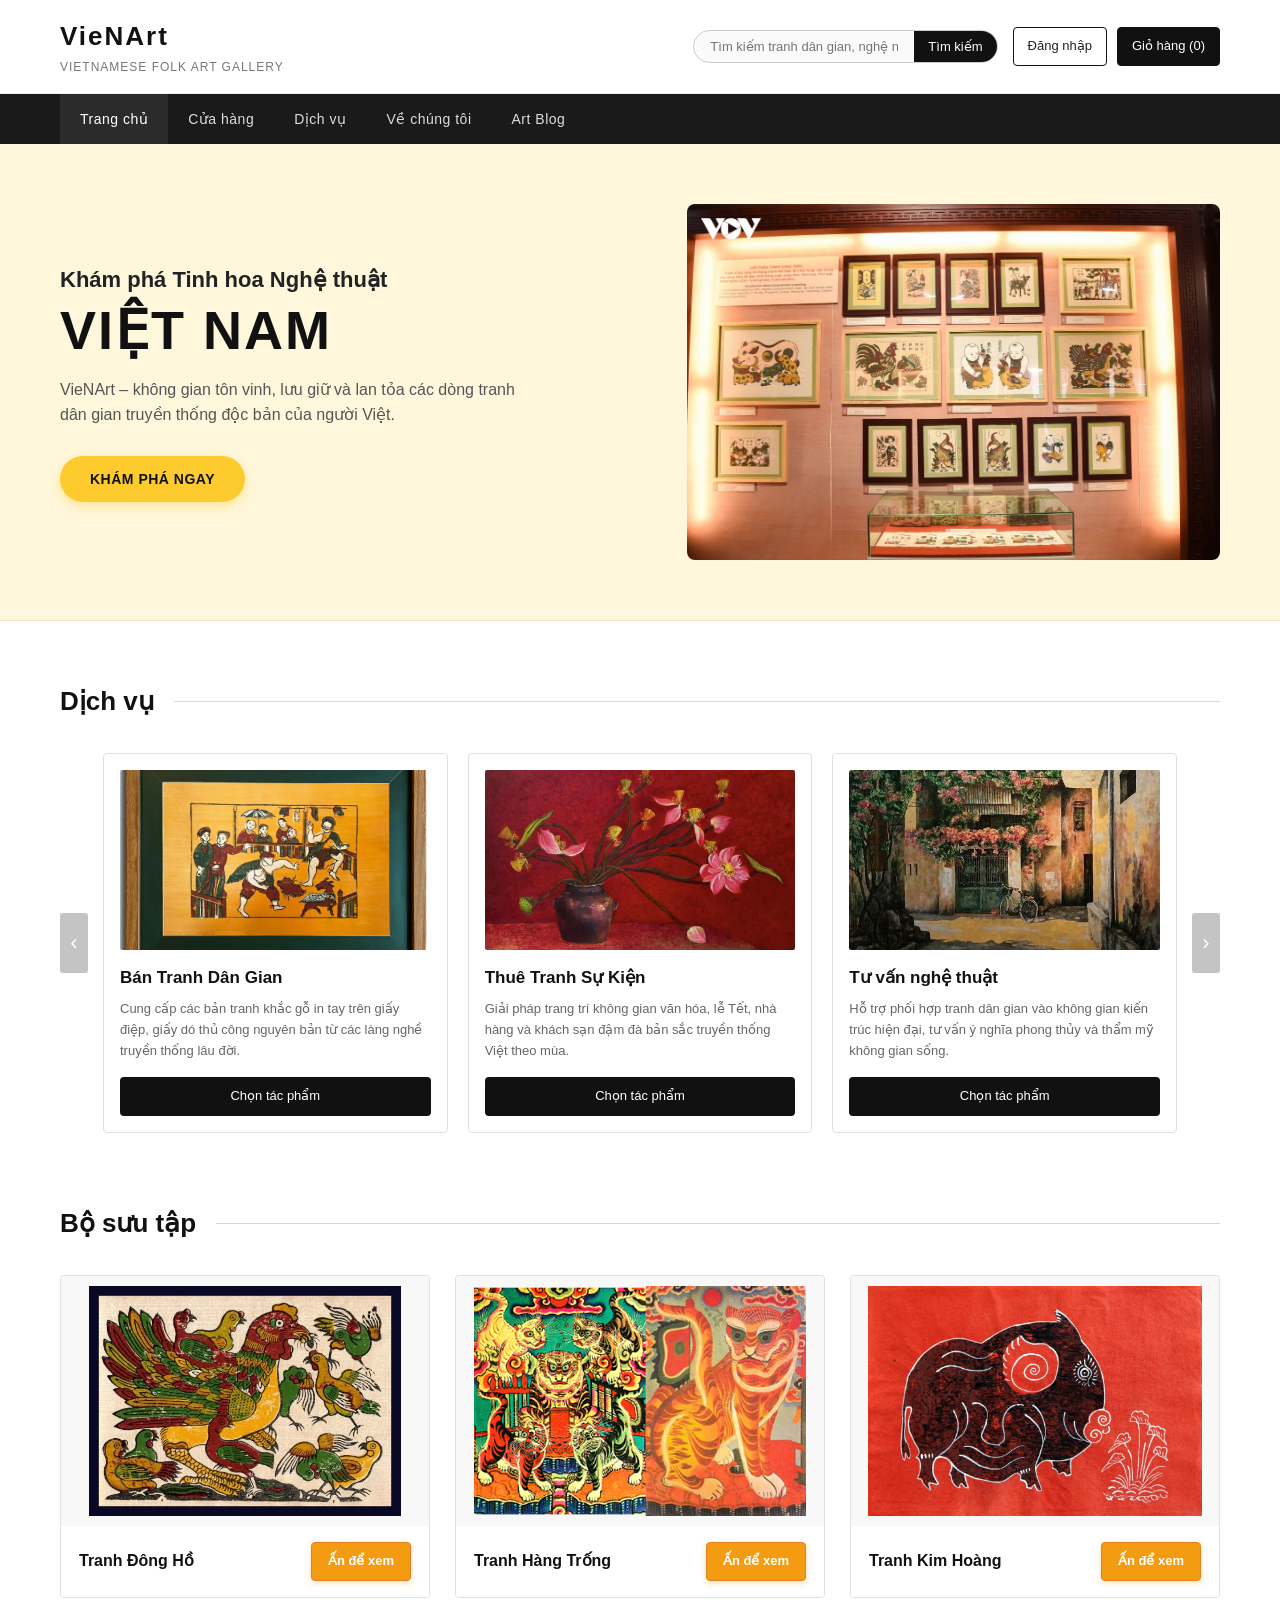
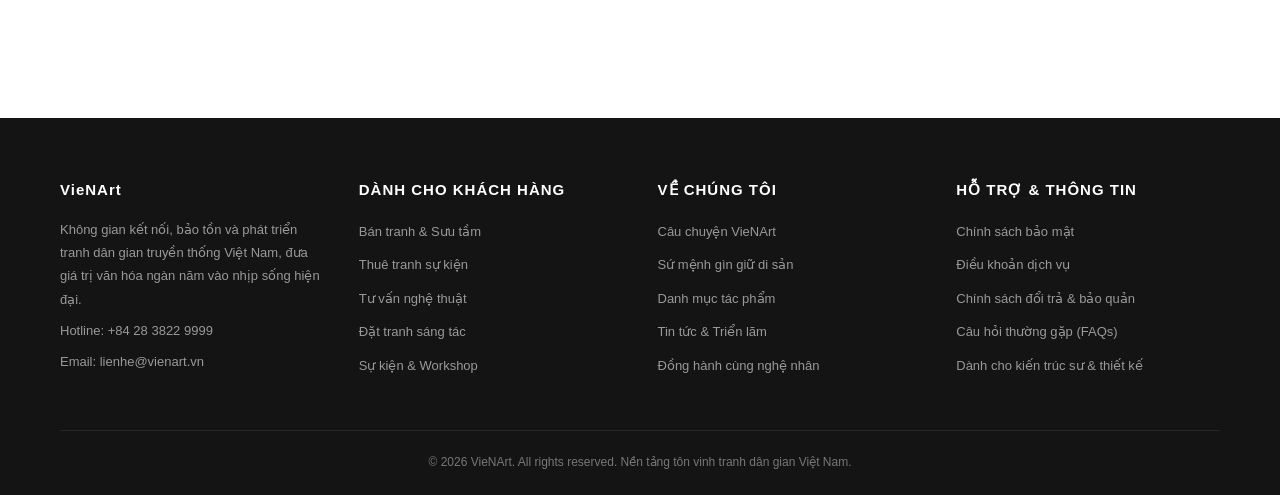
<file: index.html>
<!DOCTYPE html>
<html lang="vi">
<head>
    <meta charset="UTF-8">
    <meta name="viewport" content="width=device-width, initial-scale=1.0">
    <title>VieNArt - Tinh Hoa Tranh Dân Gian Việt Nam</title>
    <link rel="stylesheet" href="css/1.css">
</head>
<body>

    <header class="DauTrang">
        <div class="KhungChung DauTrangHop">
            <div class="LogoThuongHieu">
                <h1>VieNArt</h1>
                <p>Vietnamese Folk Art Gallery</p>
            </div>

            <div class="KhuVucCongCu">
                <form class="HopTimKiem" action="webcon/shop.html" method="get" target="_blank">
                    <input type="text" placeholder="Tìm kiếm tranh dân gian, nghệ nhân...">
                    <button type="submit">Tìm kiếm</button>
                </form>
                <div class="KhuVucNguoiDung">
                    <a href="webcon/dangnhap.html" class="LienKetNut" target="_blank">Đăng nhập</a>
                    <a href="webcon/giohang.html" class="LienKetNut LienKetGioHang" target="_blank">Giỏ hàng (0)</a>
                </div>
            </div>
        </div>
    </header>

    <nav class="ThanhDieuHuong">
        <div class="KhungChung">
            <ul class="DanhSachMenu">
                <li><a href="index.html" class="HienTai">Trang chủ</a></li>
                <li class="MucCon">
                    <a href="webcon/shop.html" target="_blank">Cửa hàng</a>
                    <ul class="MenuXo">
                        <li><a href="webcon/shop.html#DongHo" target="_blank">Tranh Đông Hồ</a></li>
                        <li><a href="webcon/shop.html#HangTrong" target="_blank">Tranh Hàng Trống</a></li>
                        <li><a href="webcon/shop.html#KimHoang" target="_blank">Tranh Kim Hoàng</a></li>
                        <li><a href="webcon/shop.html#BoSuuTap" target="_blank">Bộ sưu tập Tết</a></li>
                    </ul>
                </li>
                <li class="MucCon">
                    <a href="webcon/dichvu.html" target="_blank">Dịch vụ</a>
                    <ul class="MenuXo">
                        <li><a href="webcon/dichvu.html#BanTranh" target="_blank">Bán tranh truyền thống</a></li>
                        <li><a href="webcon/dichvu.html#ThueTranh" target="_blank">Thuê tranh sự kiện</a></li>
                        <li><a href="webcon/dichvu.html#TuVan" target="_blank">Tư vấn phong thủy</a></li>
                        <li><a href="webcon/dichvu.html#Commission" target="_blank">Đặt vẽ theo yêu cầu</a></li>
                        <li><a href="webcon/dichvu.html#SuKien" target="_blank">Workshop in khắc gỗ</a></li>
                    </ul>
                </li>
                <li class="MucCon">
                    <a href="webcon/gioithieu.html" target="_blank">Về chúng tôi</a>
                    <ul class="MenuXo">
                        <li><a href="webcon/gioithieu.html#LaGi" target="_blank">Là gì?</a></li>
                        <li><a href="webcon/gioithieu.html#ViSao" target="_blank">Vì sao?</a></li>
                        <li><a href="webcon/gioithieu.html#NhuTheNao" target="_blank">Như thế nào?</a></li>
                        <li><a href="webcon/dichvu.html" target="_blank">Các dịch vụ của VieNArt</a></li>
                    </ul>
                </li>
                <li><a href="webcon/tintuc.html" target="_blank">Art Blog</a></li>
            </ul>
        </div>
    </nav>

    <main class="KhungChinh">

        <section class="PhanBanner">
            <div class="KhungChung BannerHop">
                <div class="KhungChuBanner">
                    <p class="ChuNhoBanner">Khám phá Tinh hoa Nghệ thuật</p>
                    <h2 class="ChuDamDongAu">VIỆT NAM</h2>
                    <p class="MoTaBanner">VieNArt – không gian tôn vinh, lưu giữ và lan tỏa các dòng tranh dân gian truyền thống độc bản của người Việt.</p>
                    <a href="webcon/shop.html" class="NutKhamPhaNgay" target="_blank">KHÁM PHÁ NGAY</a>
                </div>
                <div class="KhungAnhBanner">
                    <img src="images/a1.webp" alt="Không gian nghệ thuật tranh dân gian Việt Nam VieNArt">
                </div>
            </div>
        </section>

        <section class="PhanDichVu">
            <div class="KhungChung">
                <div class="TieuDeVachKe">
                    <h2 class="TieuDeChu">Dịch vụ</h2>
                    <div class="DuongKeNgang"></div>
                </div>

                <div class="KhuVucTrinhChieu">
                    <button type="button" class="NutChuyenSlide NutChuyenTrai"> </button>

                    <div class="LuoiDichVu">
                        <div class="TheDichVu">
                            <div class="KhungAnhDichVu">
                                <img src="images/a2.jpeg" alt="Bán Tranh Dân Gian">
                            </div>
                            <h3 class="TieuDeDichVu">Bán Tranh Dân Gian</h3>
                            <p class="MoTaDichVu">Cung cấp các bản tranh khắc gỗ in tay trên giấy điệp, giấy dó thủ công nguyên bản từ các làng nghề truyền thống lâu đời.</p>
                            <a href="webcon/dichvu.html#BanTranh" class="NutMua" target="_blank">Chọn tác phẩm</a>
                        </div>

                        <div class="TheDichVu">
                            <div class="KhungAnhDichVu">
                                <img src="images/a3.jpg" alt="Thuê Tranh Sự Kiện">
                            </div>
                            <h3 class="TieuDeDichVu">Thuê Tranh Sự Kiện</h3>
                            <p class="MoTaDichVu">Giải pháp trang trí không gian văn hóa, lễ Tết, nhà hàng và khách sạn đậm đà bản sắc truyền thống Việt theo mùa.</p>
                            <a href="webcon/dichvu.html#ThueTranh" class="NutMua" target="_blank">Chọn tác phẩm</a>
                        </div>

                        <div class="TheDichVu">
                            <div class="KhungAnhDichVu">
                                <img src="images/a4.jpg" alt="Tư Vấn Nghệ Thuật">
                            </div>
                            <h3 class="TieuDeDichVu">Tư vấn nghệ thuật</h3>
                            <p class="MoTaDichVu">Hỗ trợ phối hợp tranh dân gian vào không gian kiến trúc hiện đại, tư vấn ý nghĩa phong thủy và thẩm mỹ không gian sống.</p>
                            <a href="webcon/dichvu.html#TuVan" class="NutMua" target="_blank">Chọn tác phẩm</a>
                        </div>
                    </div>

                    <button type="button" class="NutChuyenSlide NutChuyenPhai">&rsaquo;</button>
                </div>
            </div>
        </section>

        <section class="PhanBoSuuTap">
            <div class="KhungChung">
                <div class="TieuDeVachKe">
                    <h2 class="TieuDeChu">Bộ sưu tập</h2>
                    <div class="DuongKeNgang"></div>
                </div>

                <div class="LuoiBoSuuTap">
                    <div class="TheTranh">
                        <div class="KhungAnhTranh">
                            <img src="images/a5.jpg" alt="Tranh Đông Hồ">
                        </div>
                        <div class="ThongTinSuuTap">
                            <h3 class="TenTranh">Tranh Đông Hồ</h3>
                            <a href="webcon/shop.html#DongHo" class="NutAnDeXem NutChonTranh" target="_blank">Ấn để xem</a>
                        </div>
                    </div>

                    <div class="TheTranh">
                        <div class="KhungAnhTranh">
                            <img src="images/a6.png" alt="Tranh Hàng Trống">
                        </div>
                        <div class="ThongTinSuuTap">
                            <h3 class="TenTranh">Tranh Hàng Trống</h3>
                            <a href="webcon/shop.html#HangTrong" class="NutAnDeXem NutChonTranh" target="_blank">Ấn để xem</a>
                        </div>
                    </div>

                    <div class="TheTranh">
                        <div class="KhungAnhTranh">
                            <img src="images/a7.jpg" alt="Tranh Kim Hoàng">
                        </div>
                        <div class="ThongTinSuuTap">
                            <h3 class="TenTranh">Tranh Kim Hoàng</h3>
                            <a href="webcon/shop.html#KimHoang" class="NutAnDeXem NutChonTranh" target="_blank">Ấn để xem</a>
                        </div>
                    </div>
                </div>
            </div>
        </section>

    </main>

    <footer class="ChanTrang">
        <div class="KhungChung">
            <div class="LuoiChanTrang">
                <div class="CotChanTrang">
                    <h3 class="TieuDeChanTrang">VieNArt</h3>
                    <p class="DongThongTin">Không gian kết nối, bảo tồn và phát triển tranh dân gian truyền thống Việt Nam, đưa giá trị văn hóa ngàn năm vào nhịp sống hiện đại.</p>
                    <p class="DongThongTin">Hotline: +84 28 3822 9999</p>
                    <p class="DongThongTin">Email: lienhe@vienart.vn</p>
                </div>

                <div class="CotChanTrang">
                    <h3 class="TieuDeChanTrang">DÀNH CHO KHÁCH HÀNG</h3>
                    <ul class="DanhSachLienKet">
                        <li><a href="webcon/dichvu.html#BanTranh" target="_blank">Bán tranh & Sưu tầm</a></li>
                        <li><a href="webcon/dichvu.html#ThueTranh" target="_blank">Thuê tranh sự kiện</a></li>
                        <li><a href="webcon/dichvu.html#TuVan" target="_blank">Tư vấn nghệ thuật</a></li>
                        <li><a href="webcon/dichvu.html#Commission" target="_blank">Đặt tranh sáng tác</a></li>
                        <li><a href="webcon/dichvu.html#SuKien" target="_blank">Sự kiện & Workshop</a></li>
                    </ul>
                </div>

                <div class="CotChanTrang">
                    <h3 class="TieuDeChanTrang">VỀ CHÚNG TÔI</h3>
                    <ul class="DanhSachLienKet">
                        <li><a href="webcon/gioithieu.html#LaGi" target="_blank">Câu chuyện VieNArt</a></li>
                        <li><a href="webcon/gioithieu.html#ViSao" target="_blank">Sứ mệnh gìn giữ di sản</a></li>
                        <li><a href="webcon/shop.html" target="_blank">Danh mục tác phẩm</a></li>
                        <li><a href="webcon/tintuc.html" target="_blank">Tin tức & Triển lãm</a></li>
                        <li><a href="webcon/gioithieu.html" target="_blank">Đồng hành cùng nghệ nhân</a></li>
                    </ul>
                </div>

                <div class="CotChanTrang">
                    <h3 class="TieuDeChanTrang">HỖ TRỢ & THÔNG TIN</h3>
                    <ul class="DanhSachLienKet">
                        <li><a href="webcon/gioithieu.html" target="_blank">Chính sách bảo mật</a></li>
                        <li><a href="webcon/gioithieu.html" target="_blank">Điều khoản dịch vụ</a></li>
                        <li><a href="webcon/gioithieu.html" target="_blank">Chính sách đổi trả & bảo quản</a></li>
                        <li><a href="webcon/gioithieu.html" target="_blank">Câu hỏi thường gặp (FAQs)</a></li>
                        <li><a href="webcon/dichvu.html" target="_blank">Dành cho kiến trúc sư & thiết kế</a></li>
                    </ul>
                </div>
            </div>

            <div class="DongBanQuyen">
                <p>&copy; 2026 VieNArt. All rights reserved. Nền tảng tôn vinh tranh dân gian Việt Nam.</p>
            </div>
        </div>
    </footer>

    <script src="js/1.js"></script>
</body>
</html>
</file>
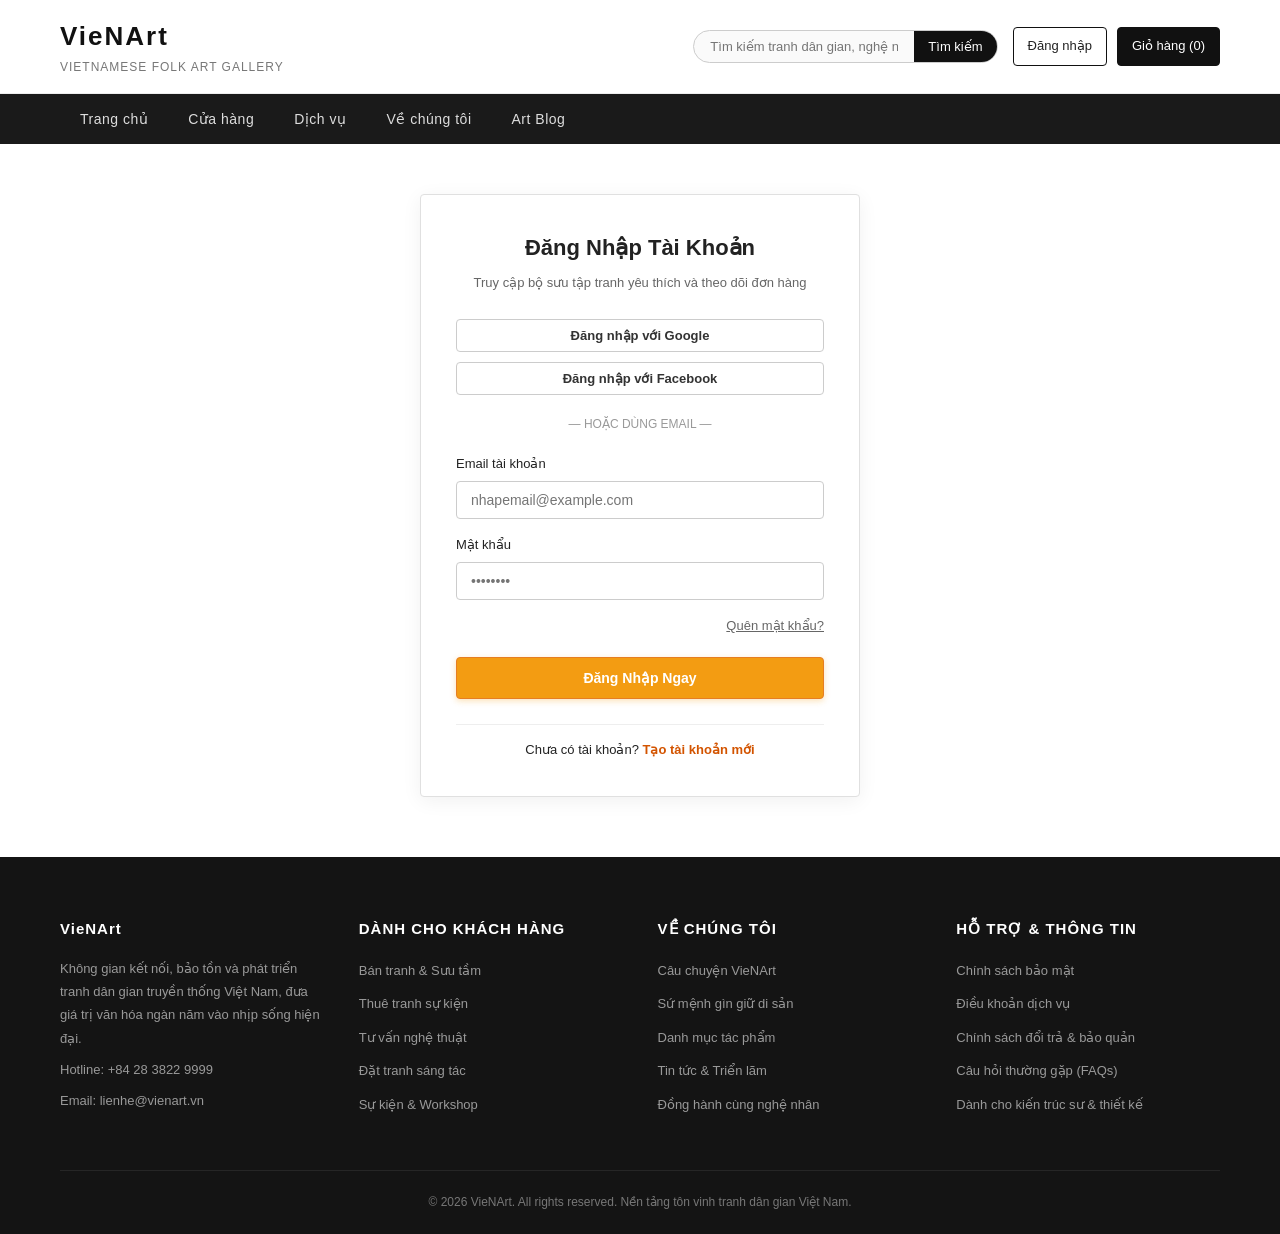
<file: webcon/dangnhap.html>
<!DOCTYPE html>
<html lang="vi">
<head>
    <meta charset="UTF-8">
    <meta name="viewport" content="width=device-width, initial-scale=1.0">
    <title>Tài Khoản & Đăng Nhập - VieNArt</title>
    <link rel="stylesheet" href="../css/1.css">
</head>
<body>

    <header class="DauTrang">
        <div class="KhungChung DauTrangHop">
            <div class="LogoThuongHieu">
                <h1>VieNArt</h1>
                <p>Vietnamese Folk Art Gallery</p>
            </div>

            <div class="KhuVucCongCu">
                <form class="HopTimKiem" action="shop.html" method="get" target="_blank">
                    <input type="text" placeholder="Tìm kiếm tranh dân gian, nghệ nhân...">
                    <button type="submit">Tìm kiếm</button>
                </form>
                <div class="KhuVucNguoiDung">
                    <a href="dangnhap.html" class="LienKetNut">Đăng nhập</a>
                    <a href="giohang.html" class="LienKetNut LienKetGioHang" target="_blank">Giỏ hàng (0)</a>
                </div>
            </div>
        </div>
    </header>

    <nav class="ThanhDieuHuong">
        <div class="KhungChung">
            <ul class="DanhSachMenu">
                <li><a href="../index.html">Trang chủ</a></li>
                <li class="MucCon">
                    <a href="shop.html" target="_blank">Cửa hàng</a>
                    <ul class="MenuXo">
                        <li><a href="shop.html#DongHo" target="_blank">Tranh Đông Hồ</a></li>
                        <li><a href="shop.html#HangTrong" target="_blank">Tranh Hàng Trống</a></li>
                        <li><a href="shop.html#KimHoang" target="_blank">Tranh Kim Hoàng</a></li>
                        <li><a href="shop.html#BoSuuTap" target="_blank">Bộ sưu tập Tết</a></li>
                    </ul>
                </li>
                <li class="MucCon">
                    <a href="dichvu.html" target="_blank">Dịch vụ</a>
                    <ul class="MenuXo">
                        <li><a href="dichvu.html#BanTranh" target="_blank">Bán tranh truyền thống</a></li>
                        <li><a href="dichvu.html#ThueTranh" target="_blank">Thuê tranh sự kiện</a></li>
                        <li><a href="dichvu.html#TuVan" target="_blank">Tư vấn phong thủy</a></li>
                        <li><a href="dichvu.html#Commission" target="_blank">Đặt vẽ theo yêu cầu</a></li>
                        <li><a href="dichvu.html#SuKien" target="_blank">Workshop in khắc gỗ</a></li>
                    </ul>
                </li>
                <li class="MucCon">
                    <a href="gioithieu.html" target="_blank">Về chúng tôi</a>
                    <ul class="MenuXo">
                        <li><a href="gioithieu.html#LaGi" target="_blank">Là gì?</a></li>
                        <li><a href="gioithieu.html#ViSao" target="_blank">Vì sao?</a></li>
                        <li><a href="gioithieu.html#NhuTheNao" target="_blank">Như thế nào?</a></li>
                        <li><a href="dichvu.html" target="_blank">Các dịch vụ của VieNArt</a></li>
                    </ul>
                </li>
                <li><a href="tintuc.html" target="_blank">Art Blog</a></li>
            </ul>
        </div>
    </nav>

    <main class="KhungChinh">
        <section class="KhungChung" style="padding-top: 50px; max-width: 480px;">
            
            <div id="HopDangNhap" class="TheDichVu" style="padding: 35px; box-shadow: 0 4px 20px rgba(0,0,0,0.06);">
                <h2 style="font-size: 22px; text-align: center; margin-bottom: 8px;">Đăng Nhập Tài Khoản</h2>
                <p style="font-size: 13px; text-align: center; color: #666; margin-bottom: 25px;">Truy cập bộ sưu tập tranh yêu thích và theo dõi đơn hàng</p>

                <div style="display: flex; flex-direction: column; gap: 10px; margin-bottom: 20px;">
                    <button type="button" class="NutAnDeXem" style="background-color: #ffffff; color: #333; border: 1px solid #ccc; box-shadow: none;">Đăng nhập với Google</button>
                    <button type="button" class="NutAnDeXem" style="background-color: #ffffff; color: #333; border: 1px solid #ccc; box-shadow: none;">Đăng nhập với Facebook</button>
                </div>

                <div style="text-align: center; margin-bottom: 20px; font-size: 12px; color: #999;">
                    <span>— HOẶC DÙNG EMAIL —</span>
                </div>

                <form action="../index.html" method="get">
                    <div style="margin-bottom: 16px;">
                        <label style="display: block; font-size: 13px; margin-bottom: 6px; font-weight: 500;">Email tài khoản</label>
                        <input type="email" required placeholder="nhapemail@example.com" style="width: 100%; padding: 10px 14px; border: 1px solid #ccc; border-radius: 4px; font-size: 14px; outline: none;">
                    </div>

                    <div style="margin-bottom: 16px;">
                        <label style="display: block; font-size: 13px; margin-bottom: 6px; font-weight: 500;">Mật khẩu</label>
                        <input type="password" required placeholder="••••••••" style="width: 100%; padding: 10px 14px; border: 1px solid #ccc; border-radius: 4px; font-size: 14px; outline: none;">
                    </div>

                    <div style="display: flex; justify-content: flex-end; margin-bottom: 20px; font-size: 13px;">
                        <a href="#HopQuenMatKhau" onclick="document.getElementById('HopQuenMatKhau').style.display='block'; document.getElementById('HopDangNhap').style.display='none';" style="color: #666; text-decoration: underline;">Quên mật khẩu?</a>
                    </div>

                    <button type="submit" class="NutAnDeXem" style="width: 100%; padding: 12px; font-size: 14px; text-align: center; cursor: pointer;">Đăng Nhập Ngay</button>
                </form>

                <div style="text-align: center; margin-top: 25px; font-size: 13px; border-top: 1px solid #eee; padding-top: 15px;">
                    Chưa có tài khoản? 
                    <a href="#HopDangKy" onclick="document.getElementById('HopDangKy').style.display='block'; document.getElementById('HopDangNhap').style.display='none';" style="font-weight: 700; color: #d35400;">Tạo tài khoản mới</a>
                </div>
            </div>

            <div id="HopDangKy" class="TheDichVu" style="display: none; padding: 35px; box-shadow: 0 4px 20px rgba(0,0,0,0.06);">
                <h2 style="font-size: 22px; text-align: center; margin-bottom: 8px;">Tạo Tài Khoản Mới</h2>
                <p style="font-size: 13px; text-align: center; color: #666; margin-bottom: 25px;">Đăng ký thành viên VieNArt để nhận ưu đãi tranh Tết</p>

                <form action="dangnhap.html" method="get">
                    <div style="margin-bottom: 16px;">
                        <label style="display: block; font-size: 13px; margin-bottom: 6px; font-weight: 500;">Họ và tên</label>
                        <input type="text" required placeholder="Nguyễn Văn A" style="width: 100%; padding: 10px 14px; border: 1px solid #ccc; border-radius: 4px; font-size: 14px; outline: none;">
                    </div>
                    <div style="margin-bottom: 16px;">
                        <label style="display: block; font-size: 13px; margin-bottom: 6px; font-weight: 500;">Email</label>
                        <input type="email" required placeholder="email@example.com" style="width: 100%; padding: 10px 14px; border: 1px solid #ccc; border-radius: 4px; font-size: 14px; outline: none;">
                    </div>
                    <div style="margin-bottom: 20px;">
                        <label style="display: block; font-size: 13px; margin-bottom: 6px; font-weight: 500;">Mật khẩu</label>
                        <input type="password" required placeholder="••••••••" style="width: 100%; padding: 10px 14px; border: 1px solid #ccc; border-radius: 4px; font-size: 14px; outline: none;">
                    </div>
                    <button type="submit" class="NutAnDeXem" style="width: 100%; padding: 12px; font-size: 14px; text-align: center; cursor: pointer;">Hoàn Tất Đăng Ký</button>
                </form>

                <div style="text-align: center; margin-top: 25px; font-size: 13px; border-top: 1px solid #eee; padding-top: 15px;">
                    Đã có tài khoản? 
                    <a href="dangnhap.html" onclick="document.getElementById('HopDangNhap').style.display='block'; document.getElementById('HopDangKy').style.display='none';" style="font-weight: 700; color: #111;">Quay lại Đăng nhập</a>
                </div>
            </div>

            <div id="HopQuenMatKhau" class="TheDichVu" style="display: none; padding: 35px; box-shadow: 0 4px 20px rgba(0,0,0,0.06);">
                <h2 style="font-size: 22px; text-align: center; margin-bottom: 8px;">Quên Mật Khẩu</h2>
                <p style="font-size: 13px; text-align: center; color: #666; margin-bottom: 25px;">Nhập email để nhận liên kết khôi phục tài khoản</p>

                <form action="dangnhap.html" method="get">
                    <div style="margin-bottom: 20px;">
                        <label style="display: block; font-size: 13px; margin-bottom: 6px; font-weight: 500;">Email đã đăng ký</label>
                        <input type="email" required placeholder="email@example.com" style="width: 100%; padding: 10px 14px; border: 1px solid #ccc; border-radius: 4px; font-size: 14px; outline: none;">
                    </div>
                    <button type="submit" class="NutAnDeXem" style="width: 100%; padding: 12px; font-size: 14px; text-align: center; cursor: pointer;">Gửi Email Khôi Phục</button>
                </form>

                <div style="text-align: center; margin-top: 25px; font-size: 13px; border-top: 1px solid #eee; padding-top: 15px;">
                    <a href="dangnhap.html" onclick="document.getElementById('HopDangNhap').style.display='block'; document.getElementById('HopQuenMatKhau').style.display='none';" style="font-weight: 700; color: #111;">Quay lại Đăng nhập</a>
                </div>
            </div>

        </section>
    </main>

    <footer class="ChanTrang">
        <div class="KhungChung">
            <div class="LuoiChanTrang">
                <div class="CotChanTrang">
                    <h3 class="TieuDeChanTrang">VieNArt</h3>
                    <p class="DongThongTin">Không gian kết nối, bảo tồn và phát triển tranh dân gian truyền thống Việt Nam, đưa giá trị văn hóa ngàn năm vào nhịp sống hiện đại.</p>
                    <p class="DongThongTin">Hotline: +84 28 3822 9999</p>
                    <p class="DongThongTin">Email: lienhe@vienart.vn</p>
                </div>
                <div class="CotChanTrang">
                    <h3 class="TieuDeChanTrang">DÀNH CHO KHÁCH HÀNG</h3>
                    <ul class="DanhSachLienKet">
                        <li><a href="dichvu.html#BanTranh" target="_blank">Bán tranh & Sưu tầm</a></li>
                        <li><a href="dichvu.html#ThueTranh" target="_blank">Thuê tranh sự kiện</a></li>
                        <li><a href="dichvu.html#TuVan" target="_blank">Tư vấn nghệ thuật</a></li>
                        <li><a href="dichvu.html#Commission" target="_blank">Đặt tranh sáng tác</a></li>
                        <li><a href="dichvu.html#SuKien" target="_blank">Sự kiện & Workshop</a></li>
                    </ul>
                </div>
                <div class="CotChanTrang">
                    <h3 class="TieuDeChanTrang">VỀ CHÚNG TÔI</h3>
                    <ul class="DanhSachLienKet">
                        <li><a href="gioithieu.html#LaGi" target="_blank">Câu chuyện VieNArt</a></li>
                        <li><a href="gioithieu.html#ViSao" target="_blank">Sứ mệnh gìn giữ di sản</a></li>
                        <li><a href="shop.html" target="_blank">Danh mục tác phẩm</a></li>
                        <li><a href="tintuc.html" target="_blank">Tin tức & Triển lãm</a></li>
                        <li><a href="gioithieu.html" target="_blank">Đồng hành cùng nghệ nhân</a></li>
                    </ul>
                </div>
                <div class="CotChanTrang">
                    <h3 class="TieuDeChanTrang">HỖ TRỢ & THÔNG TIN</h3>
                    <ul class="DanhSachLienKet">
                        <li><a href="gioithieu.html" target="_blank">Chính sách bảo mật</a></li>
                        <li><a href="gioithieu.html" target="_blank">Điều khoản dịch vụ</a></li>
                        <li><a href="gioithieu.html" target="_blank">Chính sách đổi trả & bảo quản</a></li>
                        <li><a href="gioithieu.html" target="_blank">Câu hỏi thường gặp (FAQs)</a></li>
                        <li><a href="dichvu.html" target="_blank">Dành cho kiến trúc sư & thiết kế</a></li>
                    </ul>
                </div>
            </div>
            <div class="DongBanQuyen">
                <p>&copy; 2026 VieNArt. All rights reserved. Nền tảng tôn vinh tranh dân gian Việt Nam.</p>
            </div>
        </div>
    </footer>

    <script src="../js/1.js"></script>
</body>
</html>
</file>
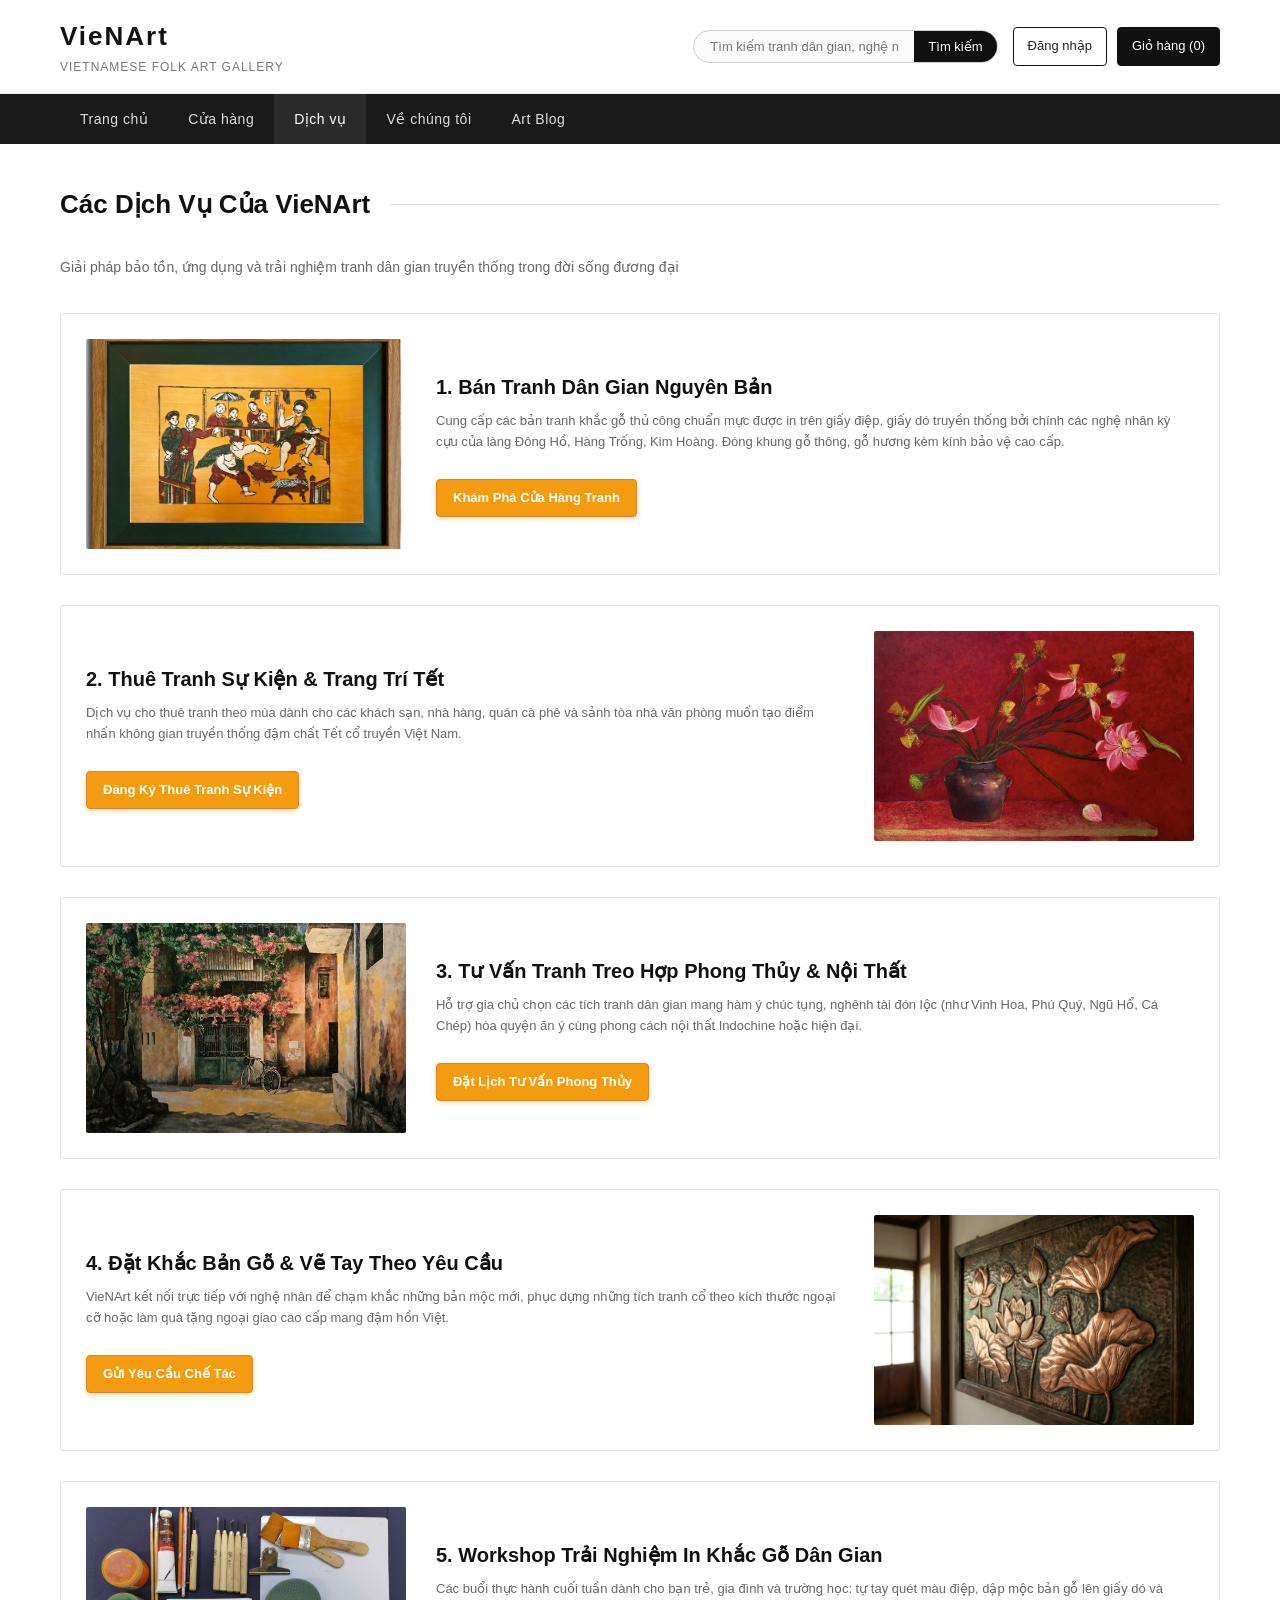
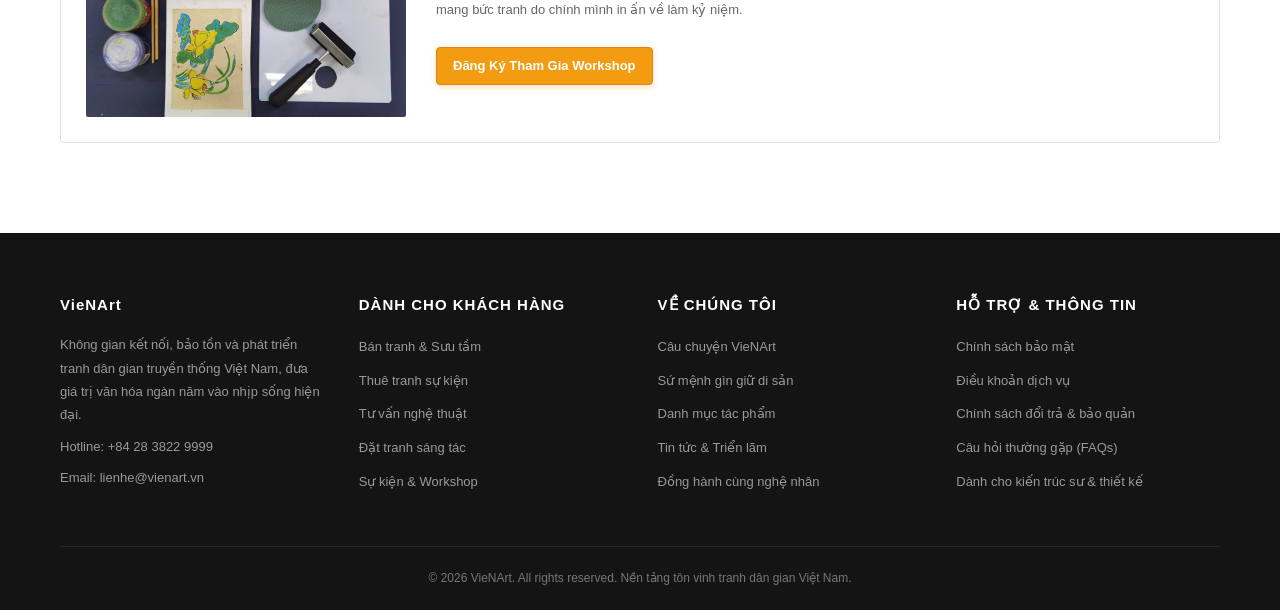
<file: webcon/dichvu.html>
<!DOCTYPE html>
<html lang="vi">
<head>
    <meta charset="UTF-8">
    <meta name="viewport" content="width=device-width, initial-scale=1.0">
    <title>Dịch Vụ Nghệ Thuật - VieNArt</title>
    <link rel="stylesheet" href="../css/1.css">
</head>
<body>

    <header class="DauTrang">
        <div class="KhungChung DauTrangHop">
            <div class="LogoThuongHieu">
                <h1>VieNArt</h1>
                <p>Vietnamese Folk Art Gallery</p>
            </div>

            <div class="KhuVucCongCu">
                <form class="HopTimKiem" action="shop.html" method="get" target="_blank">
                    <input type="text" placeholder="Tìm kiếm tranh dân gian, nghệ nhân...">
                    <button type="submit">Tìm kiếm</button>
                </form>
                <div class="KhuVucNguoiDung">
                    <a href="dangnhap.html" class="LienKetNut" target="_blank">Đăng nhập</a>
                    <a href="giohang.html" class="LienKetNut LienKetGioHang" target="_blank">Giỏ hàng (0)</a>
                </div>
            </div>
        </div>
    </header>

    <nav class="ThanhDieuHuong">
        <div class="KhungChung">
            <ul class="DanhSachMenu">
                <li><a href="../index.html">Trang chủ</a></li>
                <li class="MucCon">
                    <a href="shop.html" target="_blank">Cửa hàng</a>
                    <ul class="MenuXo">
                        <li><a href="shop.html#DongHo" target="_blank">Tranh Đông Hồ</a></li>
                        <li><a href="shop.html#HangTrong" target="_blank">Tranh Hàng Trống</a></li>
                        <li><a href="shop.html#KimHoang" target="_blank">Tranh Kim Hoàng</a></li>
                        <li><a href="shop.html#BoSuuTap" target="_blank">Bộ sưu tập Tết</a></li>
                    </ul>
                </li>
                <li class="MucCon">
                    <a href="dichvu.html" class="HienTai">Dịch vụ</a>
                    <ul class="MenuXo">
                        <li><a href="#BanTranh">Bán tranh truyền thống</a></li>
                        <li><a href="#ThueTranh">Thuê tranh sự kiện</a></li>
                        <li><a href="#TuVan">Tư vấn phong thủy</a></li>
                        <li><a href="#Commission">Đặt vẽ theo yêu cầu</a></li>
                        <li><a href="#SuKien">Workshop in khắc gỗ</a></li>
                    </ul>
                </li>
                <li class="MucCon">
                    <a href="gioithieu.html" target="_blank">Về chúng tôi</a>
                    <ul class="MenuXo">
                        <li><a href="gioithieu.html#LaGi" target="_blank">Là gì?</a></li>
                        <li><a href="gioithieu.html#ViSao" target="_blank">Vì sao?</a></li>
                        <li><a href="gioithieu.html#NhuTheNao" target="_blank">Như thế nào?</a></li>
                        <li><a href="dichvu.html" target="_blank">Các dịch vụ của VieNArt</a></li>
                    </ul>
                </li>
                <li><a href="tintuc.html" target="_blank">Art Blog</a></li>
            </ul>
        </div>
    </nav>

    <main class="KhungChinh">
        <section class="KhungChung KhoiTrangShop">
            <div class="TieuDeVachKe">
                <h2 class="TieuDeChu">Các Dịch Vụ Của VieNArt</h2>
                <div class="DuongKeNgang"></div>
            </div>
            <p class="DongMoTaChung">Giải pháp bảo tồn, ứng dụng và trải nghiệm tranh dân gian truyền thống trong đời sống đương đại</p>

            <div id="BanTranh" class="TheDichVu TheDichVuHang">
                <div class="KhungAnhDichVu KhungAnhDichVuLon">
                    <img src="../images/a2.jpeg" alt="Bán Tranh Dân Gian">
                </div>
                <div class="NoiDungDichVu NoiDungDichVuHang">
                    <h3 class="TieuDeDichVu TieuDeDichVuLon">1. Bán Tranh Dân Gian Nguyên Bản</h3>
                    <p class="MoTaDichVu">Cung cấp các bản tranh khắc gỗ thủ công chuẩn mực được in trên giấy điệp, giấy dó truyền thống bởi chính các nghệ nhân kỳ cựu của làng Đông Hồ, Hàng Trống, Kim Hoàng. Đóng khung gỗ thông, gỗ hương kèm kính bảo vệ cao cấp.</p>
                    <a href="shop.html" class="NutAnDeXem NutDichVuHanhDong" target="_blank">Khám Phá Cửa Hàng Tranh</a>
                </div>
            </div>

            <div id="ThueTranh" class="TheDichVu TheDichVuHang TheDichVuDaoChieu">
                <div class="KhungAnhDichVu KhungAnhDichVuLon">
                    <img src="../images/a3.jpg" alt="Thuê Tranh Sự Kiện">
                </div>
                <div class="NoiDungDichVu NoiDungDichVuHang">
                    <h3 class="TieuDeDichVu TieuDeDichVuLon">2. Thuê Tranh Sự Kiện & Trang Trí Tết</h3>
                    <p class="MoTaDichVu">Dịch vụ cho thuê tranh theo mùa dành cho các khách sạn, nhà hàng, quán cà phê và sảnh tòa nhà văn phòng muốn tạo điểm nhấn không gian truyền thống đậm chất Tết cổ truyền Việt Nam.</p>
                    <a href="dangnhap.html" class="NutAnDeXem NutDichVuHanhDong" target="_blank">Đăng Ký Thuê Tranh Sự Kiện</a>
                </div>
            </div>

            <div id="TuVan" class="TheDichVu TheDichVuHang">
                <div class="KhungAnhDichVu KhungAnhDichVuLon">
                    <img src="../images/a4.jpg" alt="Tư Vấn Phong Thủy">
                </div>
                <div class="NoiDungDichVu NoiDungDichVuHang">
                    <h3 class="TieuDeDichVu TieuDeDichVuLon">3. Tư Vấn Tranh Treo Hợp Phong Thủy & Nội Thất</h3>
                    <p class="MoTaDichVu">Hỗ trợ gia chủ chọn các tích tranh dân gian mang hàm ý chúc tụng, nghênh tài đón lộc (như Vinh Hoa, Phú Quý, Ngũ Hổ, Cá Chép) hòa quyện ăn ý cùng phong cách nội thất Indochine hoặc hiện đại.</p>
                    <a href="dangnhap.html" class="NutAnDeXem NutDichVuHanhDong" target="_blank">Đặt Lịch Tư Vấn Phong Thủy</a>
                </div>
            </div>

            <div id="Commission" class="TheDichVu TheDichVuHang TheDichVuDaoChieu">
                <div class="KhungAnhDichVu KhungAnhDichVuLon">
                    <img src="../images/g1.jpg" alt="Đặt Khắc Vẽ Theo Yêu Cầu">
                </div>
                <div class="NoiDungDichVu NoiDungDichVuHang">
                    <h3 class="TieuDeDichVu TieuDeDichVuLon">4. Đặt Khắc Bản Gỗ & Vẽ Tay Theo Yêu Cầu</h3>
                    <p class="MoTaDichVu">VieNArt kết nối trực tiếp với nghệ nhân để chạm khắc những bản mộc mới, phục dựng những tích tranh cổ theo kích thước ngoại cỡ hoặc làm quà tặng ngoại giao cao cấp mang đậm hồn Việt.</p>
                    <a href="dangnhap.html" class="NutAnDeXem NutDichVuHanhDong" target="_blank">Gửi Yêu Cầu Chế Tác</a>
                </div>
            </div>

            <div id="SuKien" class="TheDichVu TheDichVuHang">
                <div class="KhungAnhDichVu KhungAnhDichVuLon">
                    <img src="../images/g2.jpg" alt="Workshop Trải Nghiệm In Tranh">
                </div>
                <div class="NoiDungDichVu NoiDungDichVuHang">
                    <h3 class="TieuDeDichVu TieuDeDichVuLon">5. Workshop Trải Nghiệm In Khắc Gỗ Dân Gian</h3>
                    <p class="MoTaDichVu">Các buổi thực hành cuối tuần dành cho bạn trẻ, gia đình và trường học: tự tay quét màu điệp, dập mộc bản gỗ lên giấy dó và mang bức tranh do chính mình in ấn về làm kỷ niệm.</p>
                    <a href="dangnhap.html" class="NutAnDeXem NutDichVuHanhDong" target="_blank">Đăng Ký Tham Gia Workshop</a>
                </div>
            </div>
        </section>
    </main>

    <footer class="ChanTrang">
        <div class="KhungChung">
            <div class="LuoiChanTrang">
                <div class="CotChanTrang">
                    <h3 class="TieuDeChanTrang">VieNArt</h3>
                    <p class="DongThongTin">Không gian kết nối, bảo tồn và phát triển tranh dân gian truyền thống Việt Nam, đưa giá trị văn hóa ngàn năm vào nhịp sống hiện đại.</p>
                    <p class="DongThongTin">Hotline: +84 28 3822 9999</p>
                    <p class="DongThongTin">Email: lienhe@vienart.vn</p>
                </div>
                <div class="CotChanTrang">
                    <h3 class="TieuDeChanTrang">DÀNH CHO KHÁCH HÀNG</h3>
                    <ul class="DanhSachLienKet">
                        <li><a href="#BanTranh">Bán tranh & Sưu tầm</a></li>
                        <li><a href="#ThueTranh">Thuê tranh sự kiện</a></li>
                        <li><a href="#TuVan">Tư vấn nghệ thuật</a></li>
                        <li><a href="#Commission">Đặt tranh sáng tác</a></li>
                        <li><a href="#SuKien">Sự kiện & Workshop</a></li>
                    </ul>
                </div>
                <div class="CotChanTrang">
                    <h3 class="TieuDeChanTrang">VỀ CHÚNG TÔI</h3>
                    <ul class="DanhSachLienKet">
                        <li><a href="gioithieu.html#LaGi" target="_blank">Câu chuyện VieNArt</a></li>
                        <li><a href="gioithieu.html#ViSao" target="_blank">Sứ mệnh gìn giữ di sản</a></li>
                        <li><a href="shop.html" target="_blank">Danh mục tác phẩm</a></li>
                        <li><a href="tintuc.html" target="_blank">Tin tức & Triển lãm</a></li>
                        <li><a href="gioithieu.html" target="_blank">Đồng hành cùng nghệ nhân</a></li>
                    </ul>
                </div>
                <div class="CotChanTrang">
                    <h3 class="TieuDeChanTrang">HỖ TRỢ & THÔNG TIN</h3>
                    <ul class="DanhSachLienKet">
                        <li><a href="gioithieu.html" target="_blank">Chính sách bảo mật</a></li>
                        <li><a href="gioithieu.html" target="_blank">Điều khoản dịch vụ</a></li>
                        <li><a href="gioithieu.html" target="_blank">Chính sách đổi trả & bảo quản</a></li>
                        <li><a href="gioithieu.html" target="_blank">Câu hỏi thường gặp (FAQs)</a></li>
                        <li><a href="dichvu.html" target="_blank">Dành cho kiến trúc sư & thiết kế</a></li>
                    </ul>
                </div>
            </div>
            <div class="DongBanQuyen">
                <p>&copy; 2026 VieNArt. All rights reserved. Nền tảng tôn vinh tranh dân gian Việt Nam.</p>
            </div>
        </div>
    </footer>

    <script src="../js/1.js"></script>
</body>
</html>
</file>
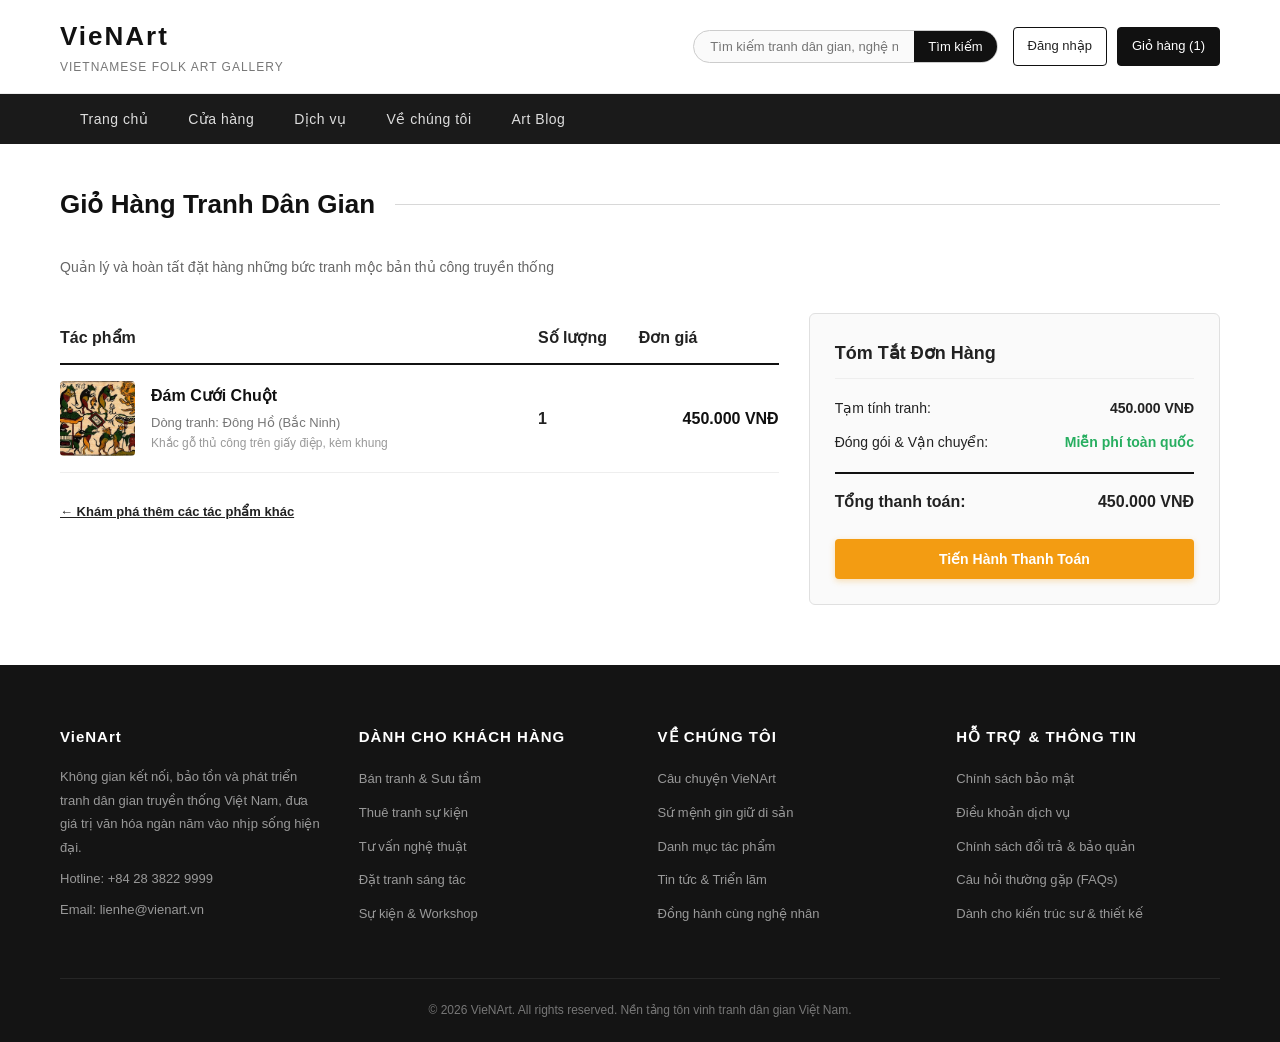
<file: webcon/giohang.html>
<!DOCTYPE html>
<html lang="vi">
<head>
    <meta charset="UTF-8">
    <meta name="viewport" content="width=device-width, initial-scale=1.0">
    <title>Giỏ Hàng Tác Phẩm - VieNArt</title>
    <link rel="stylesheet" href="../css/1.css">
</head>
<body>

    <header class="DauTrang">
        <div class="KhungChung DauTrangHop">
            <div class="LogoThuongHieu">
                <h1>VieNArt</h1>
                <p>Vietnamese Folk Art Gallery</p>
            </div>

            <div class="KhuVucCongCu">
                <form class="HopTimKiem" action="shop.html" method="get" target="_blank">
                    <input type="text" placeholder="Tìm kiếm tranh dân gian, nghệ nhân...">
                    <button type="submit">Tìm kiếm</button>
                </form>
                <div class="KhuVucNguoiDung">
                    <a href="dangnhap.html" class="LienKetNut" target="_blank">Đăng nhập</a>
                    <a href="giohang.html" class="LienKetNut LienKetGioHang">Giỏ hàng (1)</a>
                </div>
            </div>
        </div>
    </header>

    <nav class="ThanhDieuHuong">
        <div class="KhungChung">
            <ul class="DanhSachMenu">
                <li><a href="../index.html">Trang chủ</a></li>
                <li class="MucCon">
                    <a href="shop.html" target="_blank">Cửa hàng</a>
                    <ul class="MenuXo">
                        <li><a href="shop.html#DongHo" target="_blank">Tranh Đông Hồ</a></li>
                        <li><a href="shop.html#HangTrong" target="_blank">Tranh Hàng Trống</a></li>
                        <li><a href="shop.html#KimHoang" target="_blank">Tranh Kim Hoàng</a></li>
                        <li><a href="shop.html#BoSuuTap" target="_blank">Bộ sưu tập Tết</a></li>
                    </ul>
                </li>
                <li class="MucCon">
                    <a href="dichvu.html" target="_blank">Dịch vụ</a>
                    <ul class="MenuXo">
                        <li><a href="dichvu.html#BanTranh" target="_blank">Bán tranh truyền thống</a></li>
                        <li><a href="dichvu.html#ThueTranh" target="_blank">Thuê tranh sự kiện</a></li>
                        <li><a href="dichvu.html#TuVan" target="_blank">Tư vấn phong thủy</a></li>
                        <li><a href="dichvu.html#Commission" target="_blank">Đặt vẽ theo yêu cầu</a></li>
                        <li><a href="dichvu.html#SuKien" target="_blank">Workshop in khắc gỗ</a></li>
                    </ul>
                </li>
                <li class="MucCon">
                    <a href="gioithieu.html" target="_blank">Về chúng tôi</a>
                    <ul class="MenuXo">
                        <li><a href="gioithieu.html#LaGi" target="_blank">Là gì?</a></li>
                        <li><a href="gioithieu.html#ViSao" target="_blank">Vì sao?</a></li>
                        <li><a href="gioithieu.html#NhuTheNao" target="_blank">Như thế nào?</a></li>
                        <li><a href="dichvu.html" target="_blank">Các dịch vụ của VieNArt</a></li>
                    </ul>
                </li>
                <li><a href="tintuc.html" target="_blank">Art Blog</a></li>
            </ul>
        </div>
    </nav>

    <main class="KhungChinh">
        <section class="KhungChung PhanGioHang">
            <div class="TieuDeVachKe">
                <h2 class="TieuDeChu">Giỏ Hàng Tranh Dân Gian</h2>
                <div class="DuongKeNgang"></div>
            </div>
            <p class="MoTaPhan">Quản lý và hoàn tất đặt hàng những bức tranh mộc bản thủ công truyền thống</p>

            <div class="KhungBoCucGioHang">
                <div class="CotDanhSachTranh">
                    <table class="BangGioHang">
                        <thead>
                            <tr>
                                <th>Tác phẩm</th>
                                <th>Số lượng</th>
                                <th class="CanPhai">Đơn giá</th>
                            </tr>
                        </thead>
                        <tbody>
                            <tr>
                                <td class="OThongTinTranh">
                                    <img src="../images/h1.jpg" alt="Đám Cưới Chuột" class="AnhTranhNho">
                                    <div class="ChiTietTranhGio">
                                        <h4>Đám Cưới Chuột</h4>
                                        <p class="DongDongTranh">Dòng tranh: Đông Hồ (Bắc Ninh)</p>
                                        <p class="DongChatLieu">Khắc gỗ thủ công trên giấy điệp, kèm khung</p>
                                    </div>
                                </td>
                                <td class="SoLuongTranh">1</td>
                                <td class="DonGiaTranh CanPhai">450.000 VNĐ</td>
                            </tr>
                        </tbody>
                    </table>

                    <div class="LienKetKhamPhaThem">
                        <a href="shop.html">&larr; Khám phá thêm các tác phẩm khác</a>
                    </div>
                </div>

                <div class="CotTomTatDonHang">
                    <h3 class="TieuDeTomTat">Tóm Tắt Đơn Hàng</h3>
                    
                    <div class="DongTomTat">
                        <span>Tạm tính tranh:</span>
                        <span class="GiaTriDam">450.000 VNĐ</span>
                    </div>

                    <div class="DongTomTat">
                        <span>Đóng gói & Vận chuyển:</span>
                        <span class="MienPhiVanChuyen">Miễn phí toàn quốc</span>
                    </div>

                    <div class="DongTomTat DongTongCong">
                        <span>Tổng thanh toán:</span>
                        <span>450.000 VNĐ</span>
                    </div>

                    <form action="../index.html" method="get" class="BieuMauThanhToan">
                        <button type="submit" class="NutAnDeXem NutThanhToan">Tiến Hành Thanh Toán</button>
                    </form>
                </div>
            </div>
        </section>
    </main>

    <footer class="ChanTrang">
        <div class="KhungChung">
            <div class="LuoiChanTrang">
                <div class="CotChanTrang">
                    <h3 class="TieuDeChanTrang">VieNArt</h3>
                    <p class="DongThongTin">Không gian kết nối, bảo tồn và phát triển tranh dân gian truyền thống Việt Nam, đưa giá trị văn hóa ngàn năm vào nhịp sống hiện đại.</p>
                    <p class="DongThongTin">Hotline: +84 28 3822 9999</p>
                    <p class="DongThongTin">Email: lienhe@vienart.vn</p>
                </div>
                <div class="CotChanTrang">
                    <h3 class="TieuDeChanTrang">DÀNH CHO KHÁCH HÀNG</h3>
                    <ul class="DanhSachLienKet">
                        <li><a href="dichvu.html#BanTranh" target="_blank">Bán tranh & Sưu tầm</a></li>
                        <li><a href="dichvu.html#ThueTranh" target="_blank">Thuê tranh sự kiện</a></li>
                        <li><a href="dichvu.html#TuVan" target="_blank">Tư vấn nghệ thuật</a></li>
                        <li><a href="dichvu.html#Commission" target="_blank">Đặt tranh sáng tác</a></li>
                        <li><a href="dichvu.html#SuKien" target="_blank">Sự kiện & Workshop</a></li>
                    </ul>
                </div>
                <div class="CotChanTrang">
                    <h3 class="TieuDeChanTrang">VỀ CHÚNG TÔI</h3>
                    <ul class="DanhSachLienKet">
                        <li><a href="gioithieu.html#LaGi" target="_blank">Câu chuyện VieNArt</a></li>
                        <li><a href="gioithieu.html#ViSao" target="_blank">Sứ mệnh gìn giữ di sản</a></li>
                        <li><a href="shop.html" target="_blank">Danh mục tác phẩm</a></li>
                        <li><a href="tintuc.html" target="_blank">Tin tức & Triển lãm</a></li>
                        <li><a href="gioithieu.html" target="_blank">Đồng hành cùng nghệ nhân</a></li>
                    </ul>
                </div>
                <div class="CotChanTrang">
                    <h3 class="TieuDeChanTrang">HỖ TRỢ & THÔNG TIN</h3>
                    <ul class="DanhSachLienKet">
                        <li><a href="gioithieu.html" target="_blank">Chính sách bảo mật</a></li>
                        <li><a href="gioithieu.html" target="_blank">Điều khoản dịch vụ</a></li>
                        <li><a href="gioithieu.html" target="_blank">Chính sách đổi trả & bảo quản</a></li>
                        <li><a href="gioithieu.html" target="_blank">Câu hỏi thường gặp (FAQs)</a></li>
                        <li><a href="dichvu.html" target="_blank">Dành cho kiến trúc sư & thiết kế</a></li>
                    </ul>
                </div>
            </div>
            <div class="DongBanQuyen">
                <p>&copy; 2026 VieNArt. All rights reserved. Nền tảng tôn vinh tranh dân gian Việt Nam.</p>
            </div>
        </div>
    </footer>

    <script src="../js/1.js"></script>
</body>
</html>
</file>
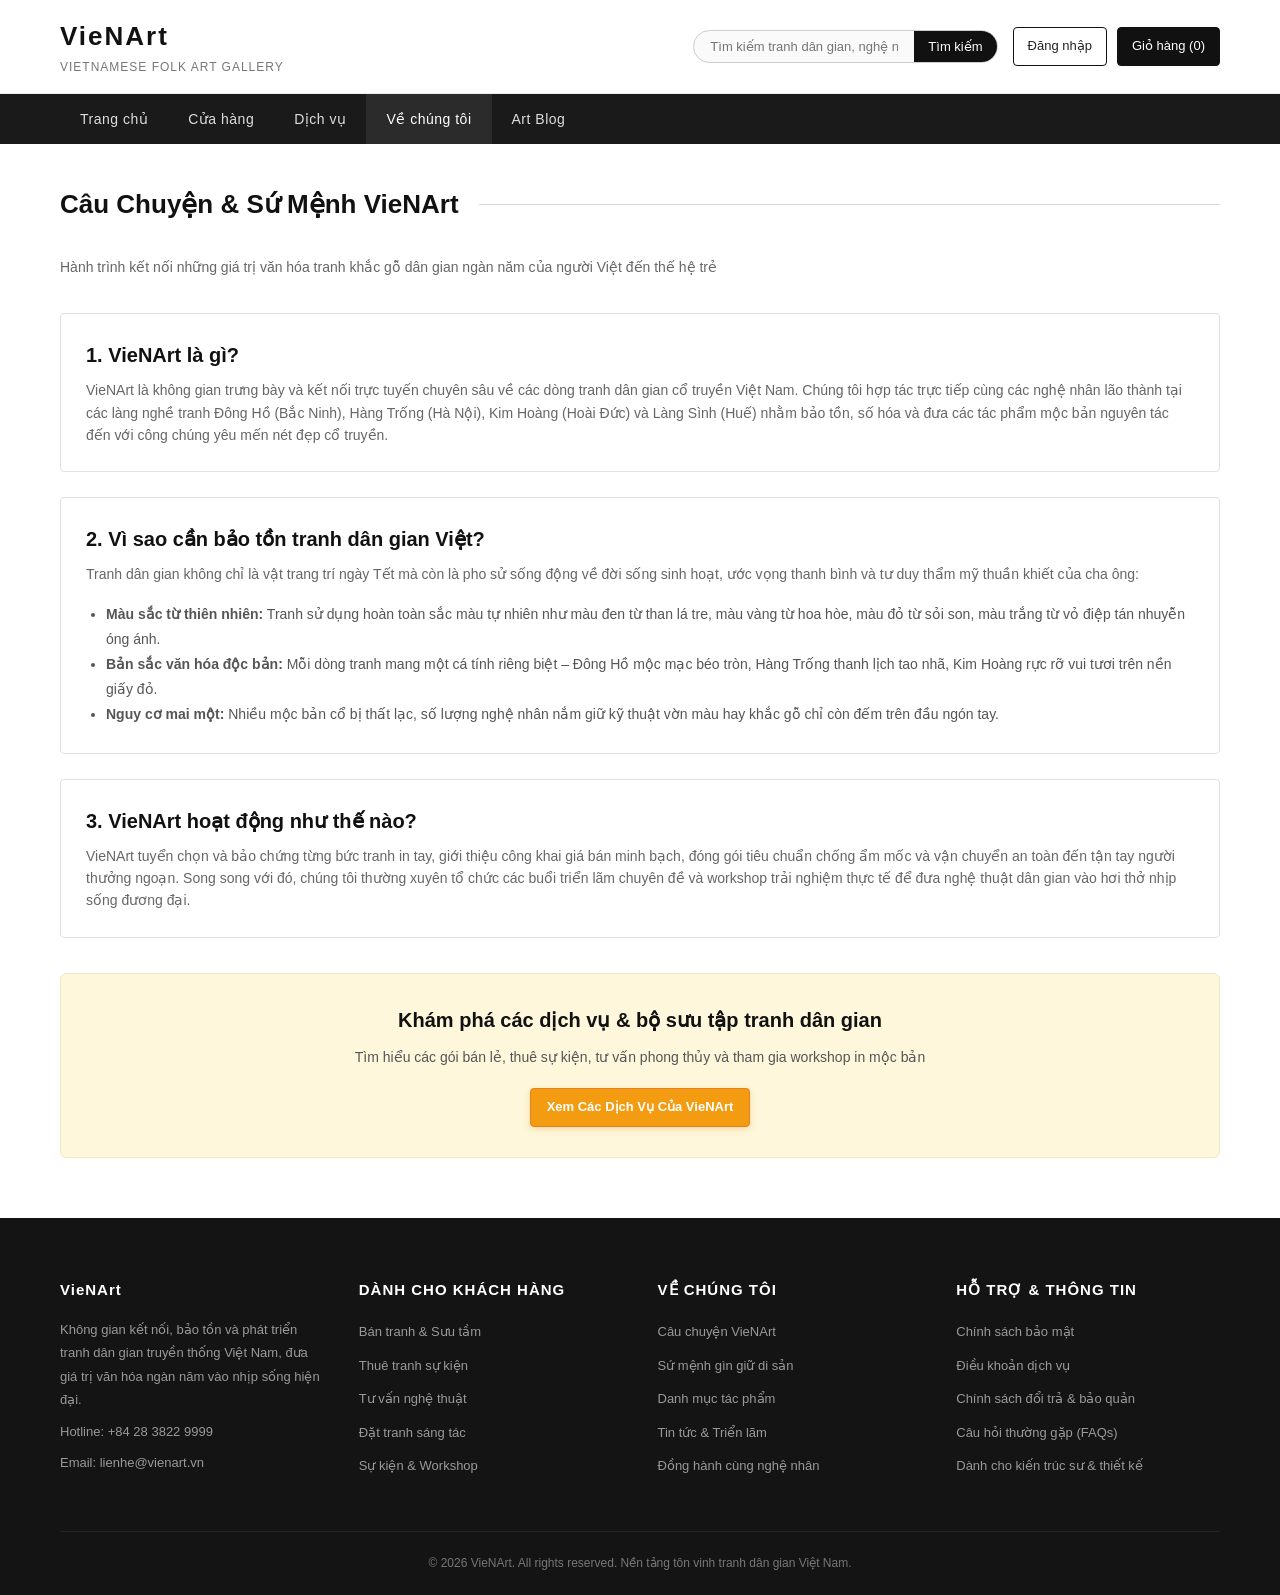
<file: webcon/gioithieu.html>
<!DOCTYPE html>
<html lang="vi">
<head>
    <meta charset="UTF-8">
    <meta name="viewport" content="width=device-width, initial-scale=1.0">
    <title>Về Chúng Tôi - VieNArt</title>
    <link rel="stylesheet" href="../css/1.css">
</head>
<body>

    <header class="DauTrang">
        <div class="KhungChung DauTrangHop">
            <div class="LogoThuongHieu">
                <h1>VieNArt</h1>
                <p>Vietnamese Folk Art Gallery</p>
            </div>

            <div class="KhuVucCongCu">
                <form class="HopTimKiem" action="shop.html" method="get" target="_blank">
                    <input type="text" placeholder="Tìm kiếm tranh dân gian, nghệ nhân...">
                    <button type="submit">Tìm kiếm</button>
                </form>
                <div class="KhuVucNguoiDung">
                    <a href="dangnhap.html" class="LienKetNut" target="_blank">Đăng nhập</a>
                    <a href="giohang.html" class="LienKetNut LienKetGioHang" target="_blank">Giỏ hàng (0)</a>
                </div>
            </div>
        </div>
    </header>

    <nav class="ThanhDieuHuong">
        <div class="KhungChung">
            <ul class="DanhSachMenu">
                <li><a href="../index.html">Trang chủ</a></li>
                <li class="MucCon">
                    <a href="shop.html" target="_blank">Cửa hàng</a>
                    <ul class="MenuXo">
                        <li><a href="shop.html#DongHo" target="_blank">Tranh Đông Hồ</a></li>
                        <li><a href="shop.html#HangTrong" target="_blank">Tranh Hàng Trống</a></li>
                        <li><a href="shop.html#KimHoang" target="_blank">Tranh Kim Hoàng</a></li>
                        <li><a href="shop.html#BoSuuTap" target="_blank">Bộ sưu tập Tết</a></li>
                    </ul>
                </li>
                <li class="MucCon">
                    <a href="dichvu.html" target="_blank">Dịch vụ</a>
                    <ul class="MenuXo">
                        <li><a href="dichvu.html#BanTranh" target="_blank">Bán tranh truyền thống</a></li>
                        <li><a href="dichvu.html#ThueTranh" target="_blank">Thuê tranh sự kiện</a></li>
                        <li><a href="dichvu.html#TuVan" target="_blank">Tư vấn phong thủy</a></li>
                        <li><a href="dichvu.html#Commission" target="_blank">Đặt vẽ theo yêu cầu</a></li>
                        <li><a href="dichvu.html#SuKien" target="_blank">Workshop in khắc gỗ</a></li>
                    </ul>
                </li>
                <li class="MucCon">
                    <a href="gioithieu.html" class="HienTai">Về chúng tôi</a>
                    <ul class="MenuXo">
                        <li><a href="#LaGi">Là gì?</a></li>
                        <li><a href="#ViSao">Vì sao?</a></li>
                        <li><a href="#NhuTheNao">Như thế nào?</a></li>
                        <li><a href="dichvu.html" target="_blank">Các dịch vụ của VieNArt</a></li>
                    </ul>
                </li>
                <li><a href="tintuc.html" target="_blank">Art Blog</a></li>
            </ul>
        </div>
    </nav>

    <main class="KhungChinh">
        <section class="KhungChung KhoiTrangShop">
            <div class="TieuDeVachKe">
                <h2 class="TieuDeChu">Câu Chuyện & Sứ Mệnh VieNArt</h2>
                <div class="DuongKeNgang"></div>
            </div>
            <p class="DongMoTaChung">Hành trình kết nối những giá trị văn hóa tranh khắc gỗ dân gian ngàn năm của người Việt đến thế hệ trẻ</p>

            <div id="LaGi" class="TheDichVu KhoiGioiThieu">
                <h3 class="TieuDeDichVu TieuDeGioiThieu">1. VieNArt là gì?</h3>
                <p class="MoTaDichVu MoTaGioiThieu MoTaKhongKhoangCach">VieNArt là không gian trưng bày và kết nối trực tuyến chuyên sâu về các dòng tranh dân gian cổ truyền Việt Nam. Chúng tôi hợp tác trực tiếp cùng các nghệ nhân lão thành tại các làng nghề tranh Đông Hồ (Bắc Ninh), Hàng Trống (Hà Nội), Kim Hoàng (Hoài Đức) và Làng Sình (Huế) nhằm bảo tồn, số hóa và đưa các tác phẩm mộc bản nguyên tác đến với công chúng yêu mến nét đẹp cổ truyền.</p>
            </div>

            <div id="ViSao" class="TheDichVu KhoiGioiThieu">
                <h3 class="TieuDeDichVu TieuDeGioiThieu">2. Vì sao cần bảo tồn tranh dân gian Việt?</h3>
                <p class="MoTaDichVu MoTaGioiThieu">Tranh dân gian không chỉ là vật trang trí ngày Tết mà còn là pho sử sống động về đời sống sinh hoạt, ước vọng thanh bình và tư duy thẩm mỹ thuần khiết của cha ông:</p>
                <ul class="DanhSachGiaTri">
                    <li><strong>Màu sắc từ thiên nhiên:</strong> Tranh sử dụng hoàn toàn sắc màu tự nhiên như màu đen từ than lá tre, màu vàng từ hoa hòe, màu đỏ từ sỏi son, màu trắng từ vỏ điệp tán nhuyễn óng ánh.</li>
                    <li><strong>Bản sắc văn hóa độc bản:</strong> Mỗi dòng tranh mang một cá tính riêng biệt – Đông Hồ mộc mạc béo tròn, Hàng Trống thanh lịch tao nhã, Kim Hoàng rực rỡ vui tươi trên nền giấy đỏ.</li>
                    <li><strong>Nguy cơ mai một:</strong> Nhiều mộc bản cổ bị thất lạc, số lượng nghệ nhân nắm giữ kỹ thuật vờn màu hay khắc gỗ chỉ còn đếm trên đầu ngón tay.</li>
                </ul>
            </div>

            <div id="NhuTheNao" class="TheDichVu KhoiGioiThieuCuoi">
                <h3 class="TieuDeDichVu TieuDeGioiThieu">3. VieNArt hoạt động như thế nào?</h3>
                <p class="MoTaDichVu MoTaGioiThieu MoTaKhongKhoangCach">VieNArt tuyển chọn và bảo chứng từng bức tranh in tay, giới thiệu công khai giá bán minh bạch, đóng gói tiêu chuẩn chống ẩm mốc và vận chuyển an toàn đến tận tay người thưởng ngoạn. Song song với đó, chúng tôi thường xuyên tổ chức các buổi triển lãm chuyên đề và workshop trải nghiệm thực tế để đưa nghệ thuật dân gian vào hơi thở nhịp sống đương đại.</p>
            </div>

            <div class="HopKhamPhaDichVu">
                <h3 class="TieuDeHopKhamPha">Khám phá các dịch vụ & bộ sưu tập tranh dân gian</h3>
                <p class="MoTaHopKhamPha">Tìm hiểu các gói bán lẻ, thuê sự kiện, tư vấn phong thủy và tham gia workshop in mộc bản</p>
                <a href="dichvu.html" class="NutAnDeXem" target="_blank">Xem Các Dịch Vụ Của VieNArt</a>
            </div>
        </section>
    </main>

    <footer class="ChanTrang">
        <div class="KhungChung">
            <div class="LuoiChanTrang">
                <div class="CotChanTrang">
                    <h3 class="TieuDeChanTrang">VieNArt</h3>
                    <p class="DongThongTin">Không gian kết nối, bảo tồn và phát triển tranh dân gian truyền thống Việt Nam, đưa giá trị văn hóa ngàn năm vào nhịp sống hiện đại.</p>
                    <p class="DongThongTin">Hotline: +84 28 3822 9999</p>
                    <p class="DongThongTin">Email: lienhe@vienart.vn</p>
                </div>
                <div class="CotChanTrang">
                    <h3 class="TieuDeChanTrang">DÀNH CHO KHÁCH HÀNG</h3>
                    <ul class="DanhSachLienKet">
                        <li><a href="dichvu.html#BanTranh" target="_blank">Bán tranh & Sưu tầm</a></li>
                        <li><a href="dichvu.html#ThueTranh" target="_blank">Thuê tranh sự kiện</a></li>
                        <li><a href="dichvu.html#TuVan" target="_blank">Tư vấn nghệ thuật</a></li>
                        <li><a href="dichvu.html#Commission" target="_blank">Đặt tranh sáng tác</a></li>
                        <li><a href="dichvu.html#SuKien" target="_blank">Sự kiện & Workshop</a></li>
                    </ul>
                </div>
                <div class="CotChanTrang">
                    <h3 class="TieuDeChanTrang">VỀ CHÚNG TÔI</h3>
                    <ul class="DanhSachLienKet">
                        <li><a href="#LaGi">Câu chuyện VieNArt</a></li>
                        <li><a href="#ViSao">Sứ mệnh gìn giữ di sản</a></li>
                        <li><a href="shop.html" target="_blank">Danh mục tác phẩm</a></li>
                        <li><a href="tintuc.html" target="_blank">Tin tức & Triển lãm</a></li>
                        <li><a href="gioithieu.html">Đồng hành cùng nghệ nhân</a></li>
                    </ul>
                </div>
                <div class="CotChanTrang">
                    <h3 class="TieuDeChanTrang">HỖ TRỢ & THÔNG TIN</h3>
                    <ul class="DanhSachLienKet">
                        <li><a href="gioithieu.html" target="_blank">Chính sách bảo mật</a></li>
                        <li><a href="gioithieu.html" target="_blank">Điều khoản dịch vụ</a></li>
                        <li><a href="gioithieu.html" target="_blank">Chính sách đổi trả & bảo quản</a></li>
                        <li><a href="gioithieu.html" target="_blank">Câu hỏi thường gặp (FAQs)</a></li>
                        <li><a href="dichvu.html" target="_blank">Dành cho kiến trúc sư & thiết kế</a></li>
                    </ul>
                </div>
            </div>
            <div class="DongBanQuyen">
                <p>&copy; 2026 VieNArt. All rights reserved. Nền tảng tôn vinh tranh dân gian Việt Nam.</p>
            </div>
        </div>
    </footer>

    <script src="../js/1.js"></script>
</body>
</html>
</file>
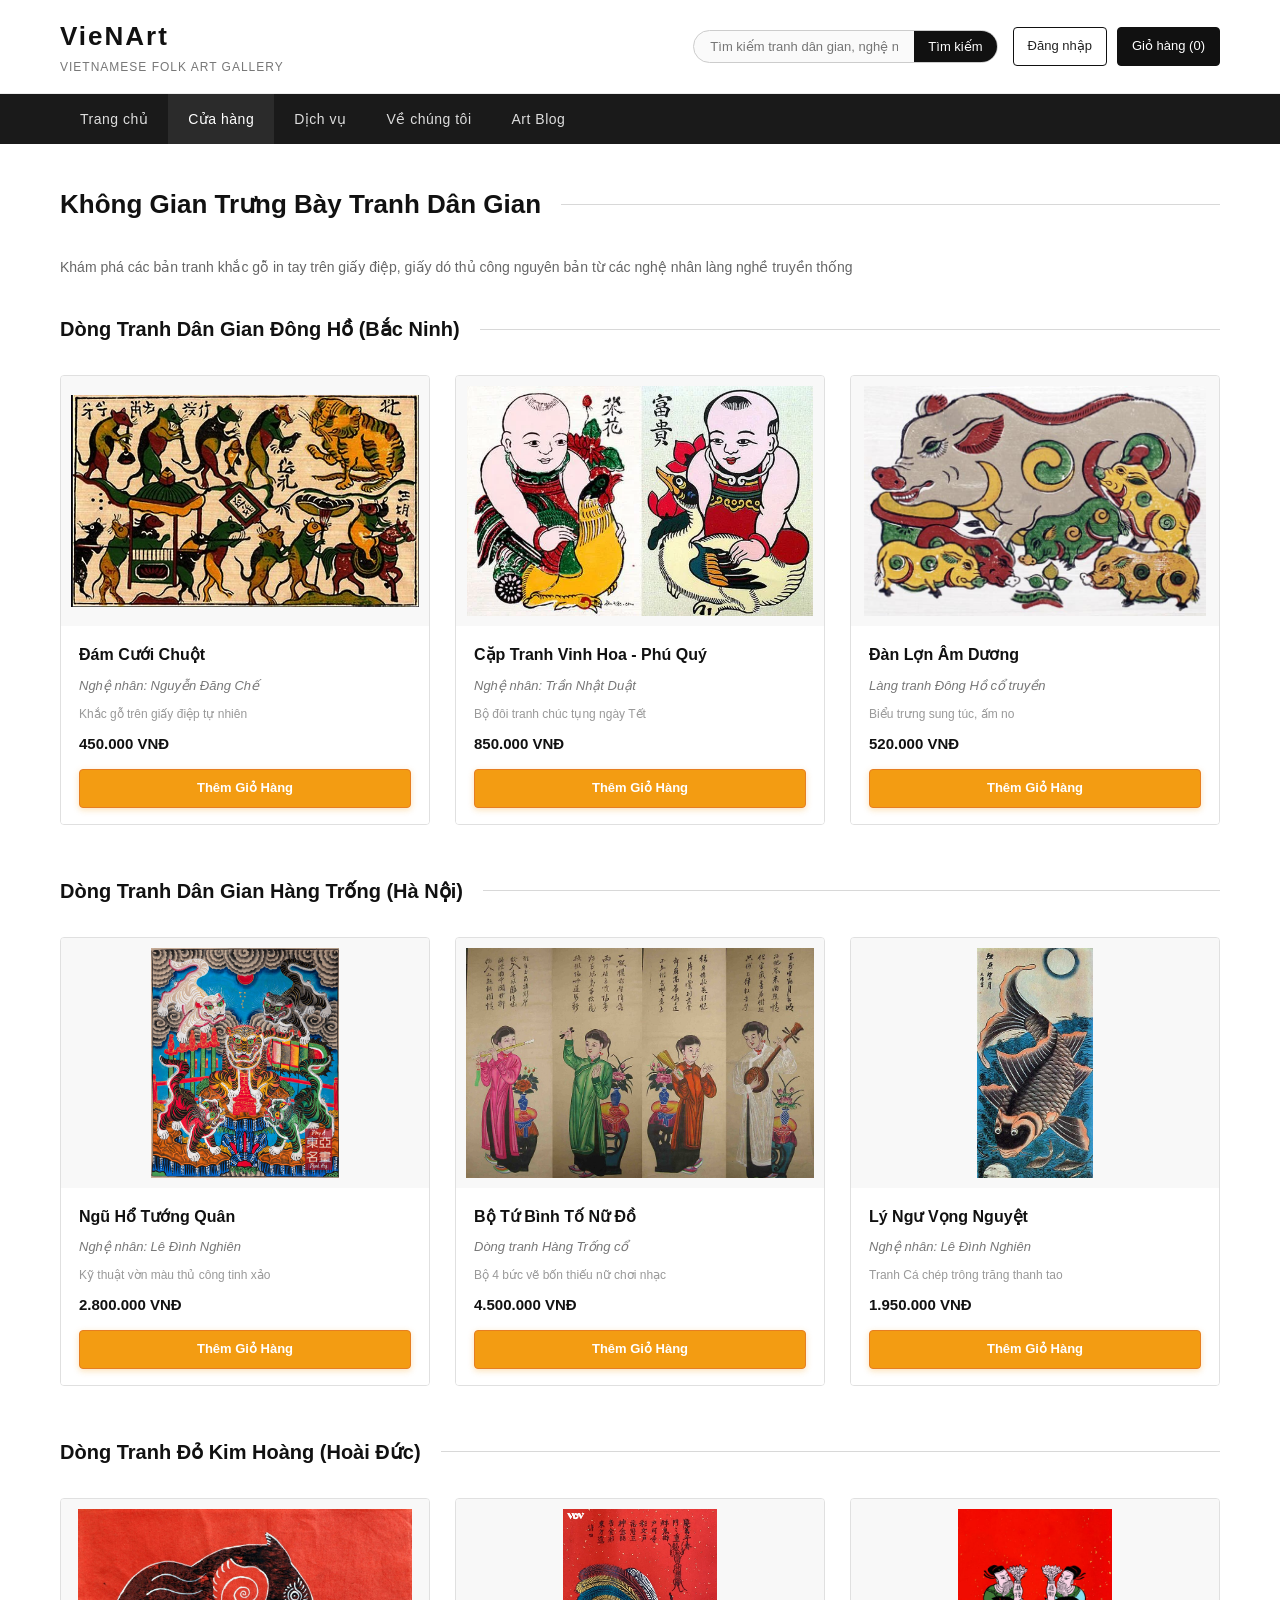
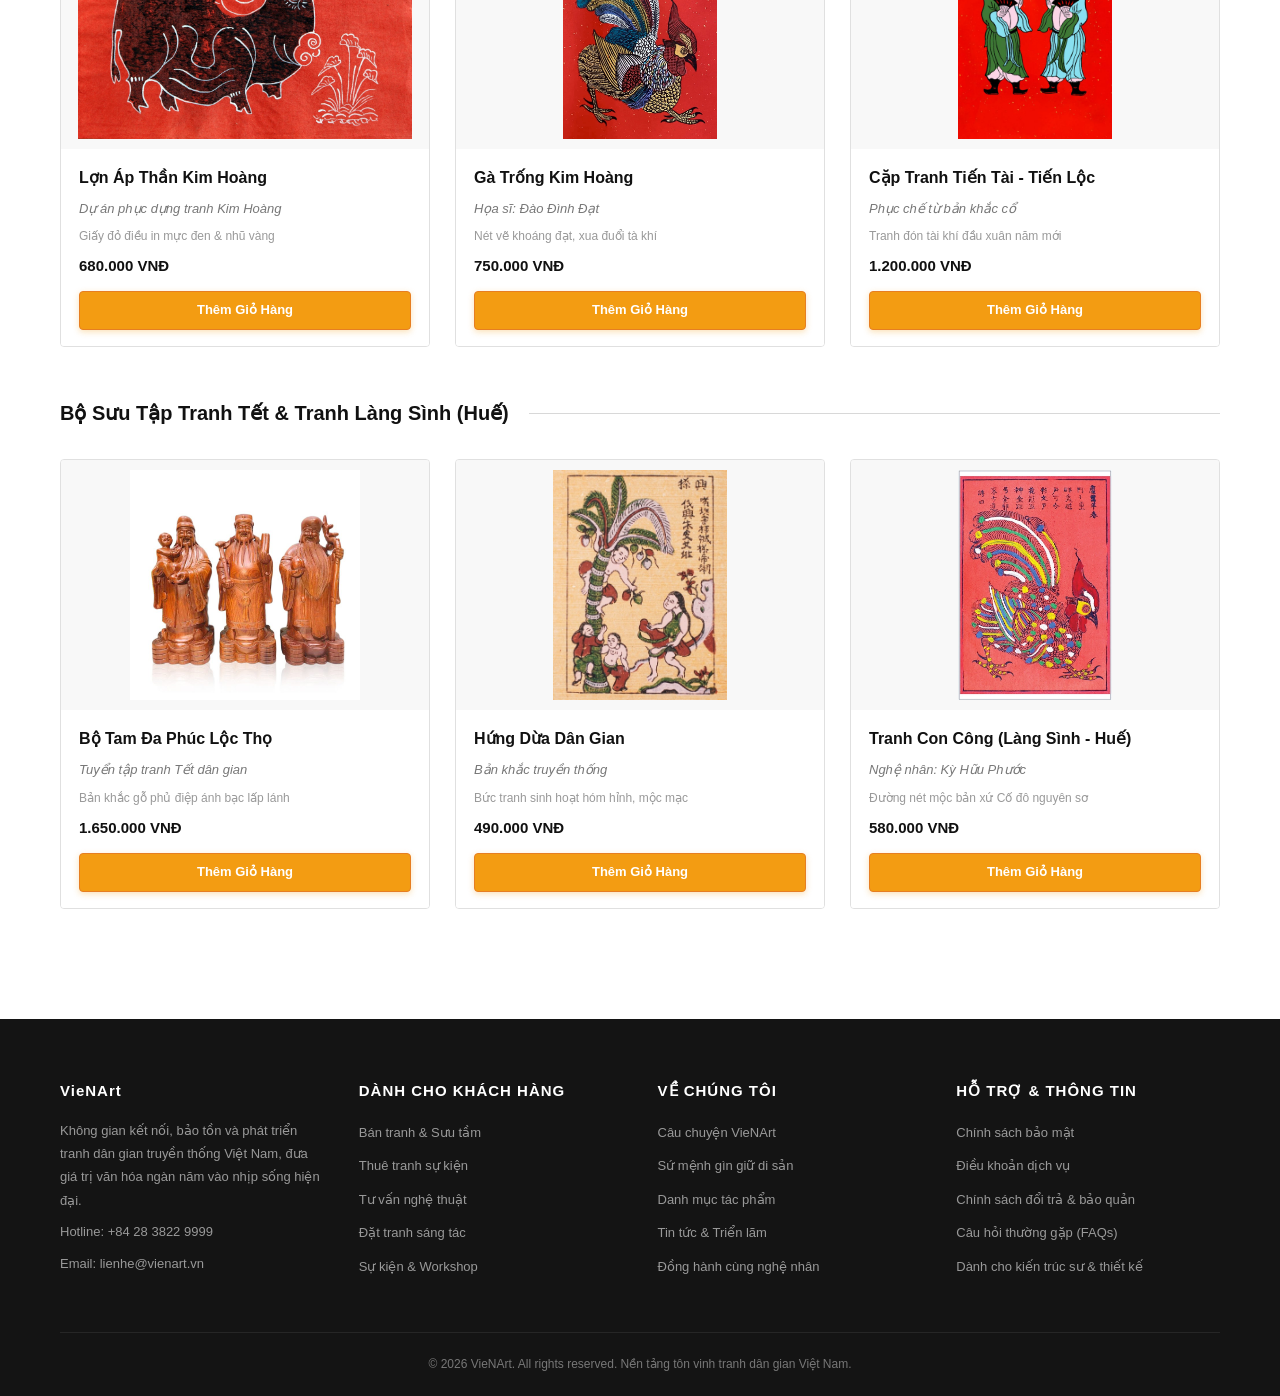
<file: webcon/shop.html>
<!DOCTYPE html>
<html lang="vi">
<head>
    <meta charset="UTF-8">
    <meta name="viewport" content="width=device-width, initial-scale=1.0">
    <title>Cửa Hàng Tranh Dân Gian - VieNArt</title>
    <link rel="stylesheet" href="../css/1.css">
</head>
<body>

    <header class="DauTrang">
        <div class="KhungChung DauTrangHop">
            <div class="LogoThuongHieu">
                <h1>VieNArt</h1>
                <p>Vietnamese Folk Art Gallery</p>
            </div>

            <div class="KhuVucCongCu">
                <form class="HopTimKiem" action="shop.html" method="get">
                    <input type="text" placeholder="Tìm kiếm tranh dân gian, nghệ nhân...">
                    <button type="submit">Tìm kiếm</button>
                </form>
                <div class="KhuVucNguoiDung">
                    <a href="dangnhap.html" class="LienKetNut" target="_blank">Đăng nhập</a>
                    <a href="giohang.html" class="LienKetNut LienKetGioHang" target="_blank">Giỏ hàng (0)</a>
                </div>
            </div>
        </div>
    </header>

    <nav class="ThanhDieuHuong">
        <div class="KhungChung">
            <ul class="DanhSachMenu">
                <li><a href="../index.html">Trang chủ</a></li>
                <li class="MucCon">
                    <a href="shop.html" class="HienTai">Cửa hàng</a>
                    <ul class="MenuXo">
                        <li><a href="#DongHo">Tranh Đông Hồ</a></li>
                        <li><a href="#HangTrong">Tranh Hàng Trống</a></li>
                        <li><a href="#KimHoang">Tranh Kim Hoàng</a></li>
                        <li><a href="#BoSuuTap">Bộ sưu tập Tết & Làng Sình</a></li>
                    </ul>
                </li>
                <li class="MucCon">
                    <a href="dichvu.html" target="_blank">Dịch vụ</a>
                    <ul class="MenuXo">
                        <li><a href="dichvu.html#BanTranh" target="_blank">Bán tranh truyền thống</a></li>
                        <li><a href="dichvu.html#ThueTranh" target="_blank">Thuê tranh sự kiện</a></li>
                        <li><a href="dichvu.html#TuVan" target="_blank">Tư vấn phong thủy</a></li>
                        <li><a href="dichvu.html#Commission" target="_blank">Đặt vẽ theo yêu cầu</a></li>
                        <li><a href="dichvu.html#SuKien" target="_blank">Workshop in khắc gỗ</a></li>
                    </ul>
                </li>
                <li class="MucCon">
                    <a href="gioithieu.html" target="_blank">Về chúng tôi</a>
                    <ul class="MenuXo">
                        <li><a href="gioithieu.html#LaGi" target="_blank">Là gì?</a></li>
                        <li><a href="gioithieu.html#ViSao" target="_blank">Vì sao?</a></li>
                        <li><a href="gioithieu.html#NhuTheNao" target="_blank">Như thế nào?</a></li>
                        <li><a href="dichvu.html" target="_blank">Các dịch vụ của VieNArt</a></li>
                    </ul>
                </li>
                <li><a href="tintuc.html" target="_blank">Art Blog</a></li>
            </ul>
        </div>
    </nav>

    <main class="KhungChinh">
        <section class="KhungChung KhoiTrangShop">
            <div class="TieuDeVachKe">
                <h2 class="TieuDeChu">Không Gian Trưng Bày Tranh Dân Gian</h2>
                <div class="DuongKeNgang"></div>
            </div>
            <p class="DongMoTaChung">Khám phá các bản tranh khắc gỗ in tay trên giấy điệp, giấy dó thủ công nguyên bản từ các nghệ nhân làng nghề truyền thống</p>

            <div id="DongHo" class="PhanKhuDongTranh">
                <div class="TieuDeVachKe">
                    <h3 class="TenDongTranh">Dòng Tranh Dân Gian Đông Hồ (Bắc Ninh)</h3>
                    <div class="DuongKeNgang"></div>
                </div>
                <div class="LuoiBoSuuTap">
                    <div class="TheTranh">
                        <div class="KhungAnhTranh"><img src="../images/h1.jpg" alt="Đám Cưới Chuột"></div>
                        <div class="ThongTinSuuTap ThongTinTranhShop">
                            <h3 class="TenTranh">Đám Cưới Chuột</h3>
                            <p class="TenNgheNhan">Nghệ nhân: Nguyễn Đăng Chế</p>
                            <p class="ChatLieuTranh">Khắc gỗ trên giấy điệp tự nhiên</p>
                            <p class="GiaTienTranh">450.000 VNĐ</p>
                            <a href="giohang.html" class="NutAnDeXem NutChonTranh NutXemTrangShop" target="_blank">Thêm Giỏ Hàng</a>
                        </div>
                    </div>

                    <div class="TheTranh">
                        <div class="KhungAnhTranh"><img src="../images/h2.webp" alt="Vinh Hoa Phú Quý"></div>
                        <div class="ThongTinSuuTap ThongTinTranhShop">
                            <h3 class="TenTranh">Cặp Tranh Vinh Hoa - Phú Quý</h3>
                            <p class="TenNgheNhan">Nghệ nhân: Trần Nhật Duật</p>
                            <p class="ChatLieuTranh">Bộ đôi tranh chúc tụng ngày Tết</p>
                            <p class="GiaTienTranh">850.000 VNĐ</p>
                            <a href="giohang.html" class="NutAnDeXem NutChonTranh NutXemTrangShop" target="_blank">Thêm Giỏ Hàng</a>
                        </div>
                    </div>

                    <div class="TheTranh">
                        <div class="KhungAnhTranh"><img src="../images/h3.jpg" alt="Đàn Lợn Âm Dương"></div>
                        <div class="ThongTinSuuTap ThongTinTranhShop">
                            <h3 class="TenTranh">Đàn Lợn Âm Dương</h3>
                            <p class="TenNgheNhan">Làng tranh Đông Hồ cổ truyền</p>
                            <p class="ChatLieuTranh">Biểu trưng sung túc, ấm no</p>
                            <p class="GiaTienTranh">520.000 VNĐ</p>
                            <a href="giohang.html" class="NutAnDeXem NutChonTranh NutXemTrangShop" target="_blank">Thêm Giỏ Hàng</a>
                        </div>
                    </div>
                </div>
            </div>

            <div id="HangTrong" class="PhanKhuDongTranh">
                <div class="TieuDeVachKe">
                    <h3 class="TenDongTranh">Dòng Tranh Dân Gian Hàng Trống (Hà Nội)</h3>
                    <div class="DuongKeNgang"></div>
                </div>
                <div class="LuoiBoSuuTap">
                    <div class="TheTranh">
                        <div class="KhungAnhTranh"><img src="../images/h4.jpg" alt="Ngũ Hổ Tướng Quân"></div>
                        <div class="ThongTinSuuTap ThongTinTranhShop">
                            <h3 class="TenTranh">Ngũ Hổ Tướng Quân</h3>
                            <p class="TenNgheNhan">Nghệ nhân: Lê Đình Nghiên</p>
                            <p class="ChatLieuTranh">Kỹ thuật vờn màu thủ công tinh xảo</p>
                            <p class="GiaTienTranh">2.800.000 VNĐ</p>
                            <a href="giohang.html" class="NutAnDeXem NutChonTranh NutXemTrangShop" target="_blank">Thêm Giỏ Hàng</a>
                        </div>
                    </div>

                    <div class="TheTranh">
                        <div class="KhungAnhTranh"><img src="../images/h5.jpg" alt="Tố Nữ Đồ"></div>
                        <div class="ThongTinSuuTap ThongTinTranhShop">
                            <h3 class="TenTranh">Bộ Tứ Bình Tố Nữ Đồ</h3>
                            <p class="TenNgheNhan">Dòng tranh Hàng Trống cổ</p>
                            <p class="ChatLieuTranh">Bộ 4 bức vẽ bốn thiếu nữ chơi nhạc</p>
                            <p class="GiaTienTranh">4.500.000 VNĐ</p>
                            <a href="giohang.html" class="NutAnDeXem NutChonTranh NutXemTrangShop" target="_blank">Thêm Giỏ Hàng</a>
                        </div>
                    </div>

                    <div class="TheTranh">
                        <div class="KhungAnhTranh"><img src="../images/h6.jpg" alt="Lý Ngư Vọng Nguyệt"></div>
                        <div class="ThongTinSuuTap ThongTinTranhShop">
                            <h3 class="TenTranh">Lý Ngư Vọng Nguyệt</h3>
                            <p class="TenNgheNhan">Nghệ nhân: Lê Đình Nghiên</p>
                            <p class="ChatLieuTranh">Tranh Cá chép trông trăng thanh tao</p>
                            <p class="GiaTienTranh">1.950.000 VNĐ</p>
                            <a href="giohang.html" class="NutAnDeXem NutChonTranh NutXemTrangShop" target="_blank">Thêm Giỏ Hàng</a>
                        </div>
                    </div>
                </div>
            </div>

            <div id="KimHoang" class="PhanKhuDongTranh">
                <div class="TieuDeVachKe">
                    <h3 class="TenDongTranh">Dòng Tranh Đỏ Kim Hoàng (Hoài Đức)</h3>
                    <div class="DuongKeNgang"></div>
                </div>
                <div class="LuoiBoSuuTap">
                    <div class="TheTranh">
                        <div class="KhungAnhTranh"><img src="../images/a7.jpg" alt="Lợn Áp Thần Kim Hoàng"></div>
                        <div class="ThongTinSuuTap ThongTinTranhShop">
                            <h3 class="TenTranh">Lợn Áp Thần Kim Hoàng</h3>
                            <p class="TenNgheNhan">Dự án phục dựng tranh Kim Hoàng</p>
                            <p class="ChatLieuTranh">Giấy đỏ điều in mực đen & nhũ vàng</p>
                            <p class="GiaTienTranh">680.000 VNĐ</p>
                            <a href="giohang.html" class="NutAnDeXem NutChonTranh NutXemTrangShop" target="_blank">Thêm Giỏ Hàng</a>
                        </div>
                    </div>

                    <div class="TheTranh">
                        <div class="KhungAnhTranh"><img src="../images/h8.webp" alt="Gà Trống Đỏ Kim Hoàng"></div>
                        <div class="ThongTinSuuTap ThongTinTranhShop">
                            <h3 class="TenTranh">Gà Trống Kim Hoàng</h3>
                            <p class="TenNgheNhan">Họa sĩ: Đào Đình Đạt</p>
                            <p class="ChatLieuTranh">Nét vẽ khoáng đạt, xua đuổi tà khí</p>
                            <p class="GiaTienTranh">750.000 VNĐ</p>
                            <a href="giohang.html" class="NutAnDeXem NutChonTranh NutXemTrangShop" target="_blank">Thêm Giỏ Hàng</a>
                        </div>
                    </div>

                    <div class="TheTranh">
                        <div class="KhungAnhTranh"><img src="../images/h9.jpg" alt="Tiến Tài Tiến Lộc"></div>
                        <div class="ThongTinSuuTap ThongTinTranhShop">
                            <h3 class="TenTranh">Cặp Tranh Tiến Tài - Tiến Lộc</h3>
                            <p class="TenNgheNhan">Phục chế từ bản khắc cổ</p>
                            <p class="ChatLieuTranh">Tranh đón tài khí đầu xuân năm mới</p>
                            <p class="GiaTienTranh">1.200.000 VNĐ</p>
                            <a href="giohang.html" class="NutAnDeXem NutChonTranh NutXemTrangShop" target="_blank">Thêm Giỏ Hàng</a>
                        </div>
                    </div>
                </div>
            </div>

            <div id="BoSuuTap" class="PhanKhuDongTranh">
                <div class="TieuDeVachKe">
                    <h3 class="TenDongTranh">Bộ Sưu Tập Tranh Tết & Tranh Làng Sình (Huế)</h3>
                    <div class="DuongKeNgang"></div>
                </div>
                <div class="LuoiBoSuuTap">
                    <div class="TheTranh">
                        <div class="KhungAnhTranh"><img src="../images/h10.jpg" alt="Tam Đa Phúc Lộc Thọ"></div>
                        <div class="ThongTinSuuTap ThongTinTranhShop">
                            <h3 class="TenTranh">Bộ Tam Đa Phúc Lộc Thọ</h3>
                            <p class="TenNgheNhan">Tuyển tập tranh Tết dân gian</p>
                            <p class="ChatLieuTranh">Bản khắc gỗ phủ điệp ánh bạc lấp lánh</p>
                            <p class="GiaTienTranh">1.650.000 VNĐ</p>
                            <a href="giohang.html" class="NutAnDeXem NutChonTranh NutXemTrangShop" target="_blank">Thêm Giỏ Hàng</a>
                        </div>
                    </div>

                    <div class="TheTranh">
                        <div class="KhungAnhTranh"><img src="../images/h11.jpg" alt="Hứng Dừa Đông Hồ"></div>
                        <div class="ThongTinSuuTap ThongTinTranhShop">
                            <h3 class="TenTranh">Hứng Dừa Dân Gian</h3>
                            <p class="TenNgheNhan">Bản khắc truyền thống</p>
                            <p class="ChatLieuTranh">Bức tranh sinh hoạt hóm hỉnh, mộc mạc</p>
                            <p class="GiaTienTranh">490.000 VNĐ</p>
                            <a href="giohang.html" class="NutAnDeXem NutChonTranh NutXemTrangShop" target="_blank">Thêm Giỏ Hàng</a>
                        </div>
                    </div>

                    <div class="TheTranh">
                        <div class="KhungAnhTranh"><img src="../images/h12.webp" alt="Tranh Con Công Làng Sình"></div>
                        <div class="ThongTinSuuTap ThongTinTranhShop">
                            <h3 class="TenTranh">Tranh Con Công (Làng Sình - Huế)</h3>
                            <p class="TenNgheNhan">Nghệ nhân: Kỳ Hữu Phước</p>
                            <p class="ChatLieuTranh">Đường nét mộc bản xứ Cố đô nguyên sơ</p>
                            <p class="GiaTienTranh">580.000 VNĐ</p>
                            <a href="giohang.html" class="NutAnDeXem NutChonTranh NutXemTrangShop" target="_blank">Thêm Giỏ Hàng</a>
                        </div>
                    </div>
                </div>
            </div>
        </section>
    </main>

    <footer class="ChanTrang">
        <div class="KhungChung">
            <div class="LuoiChanTrang">
                <div class="CotChanTrang">
                    <h3 class="TieuDeChanTrang">VieNArt</h3>
                    <p class="DongThongTin">Không gian kết nối, bảo tồn và phát triển tranh dân gian truyền thống Việt Nam, đưa giá trị văn hóa ngàn năm vào nhịp sống hiện đại.</p>
                    <p class="DongThongTin">Hotline: +84 28 3822 9999</p>
                    <p class="DongThongTin">Email: lienhe@vienart.vn</p>
                </div>
                <div class="CotChanTrang">
                    <h3 class="TieuDeChanTrang">DÀNH CHO KHÁCH HÀNG</h3>
                    <ul class="DanhSachLienKet">
                        <li><a href="dichvu.html#BanTranh" target="_blank">Bán tranh & Sưu tầm</a></li>
                        <li><a href="dichvu.html#ThueTranh" target="_blank">Thuê tranh sự kiện</a></li>
                        <li><a href="dichvu.html#TuVan" target="_blank">Tư vấn nghệ thuật</a></li>
                        <li><a href="dichvu.html#Commission" target="_blank">Đặt tranh sáng tác</a></li>
                        <li><a href="dichvu.html#SuKien" target="_blank">Sự kiện & Workshop</a></li>
                    </ul>
                </div>
                <div class="CotChanTrang">
                    <h3 class="TieuDeChanTrang">VỀ CHÚNG TÔI</h3>
                    <ul class="DanhSachLienKet">
                        <li><a href="gioithieu.html#LaGi" target="_blank">Câu chuyện VieNArt</a></li>
                        <li><a href="gioithieu.html#ViSao" target="_blank">Sứ mệnh gìn giữ di sản</a></li>
                        <li><a href="shop.html" target="_blank">Danh mục tác phẩm</a></li>
                        <li><a href="tintuc.html" target="_blank">Tin tức & Triển lãm</a></li>
                        <li><a href="gioithieu.html" target="_blank">Đồng hành cùng nghệ nhân</a></li>
                    </ul>
                </div>
                <div class="CotChanTrang">
                    <h3 class="TieuDeChanTrang">HỖ TRỢ & THÔNG TIN</h3>
                    <ul class="DanhSachLienKet">
                        <li><a href="gioithieu.html" target="_blank">Chính sách bảo mật</a></li>
                        <li><a href="gioithieu.html" target="_blank">Điều khoản dịch vụ</a></li>
                        <li><a href="gioithieu.html" target="_blank">Chính sách đổi trả & bảo quản</a></li>
                        <li><a href="gioithieu.html" target="_blank">Câu hỏi thường gặp (FAQs)</a></li>
                        <li><a href="dichvu.html" target="_blank">Dành cho kiến trúc sư & thiết kế</a></li>
                    </ul>
                </div>
            </div>
            <div class="DongBanQuyen">
                <p>&copy; 2026 VieNArt. All rights reserved. Nền tảng tôn vinh tranh dân gian Việt Nam.</p>
            </div>
        </div>
    </footer>

    <script src="../js/1.js"></script>
</body>
</html>
</file>
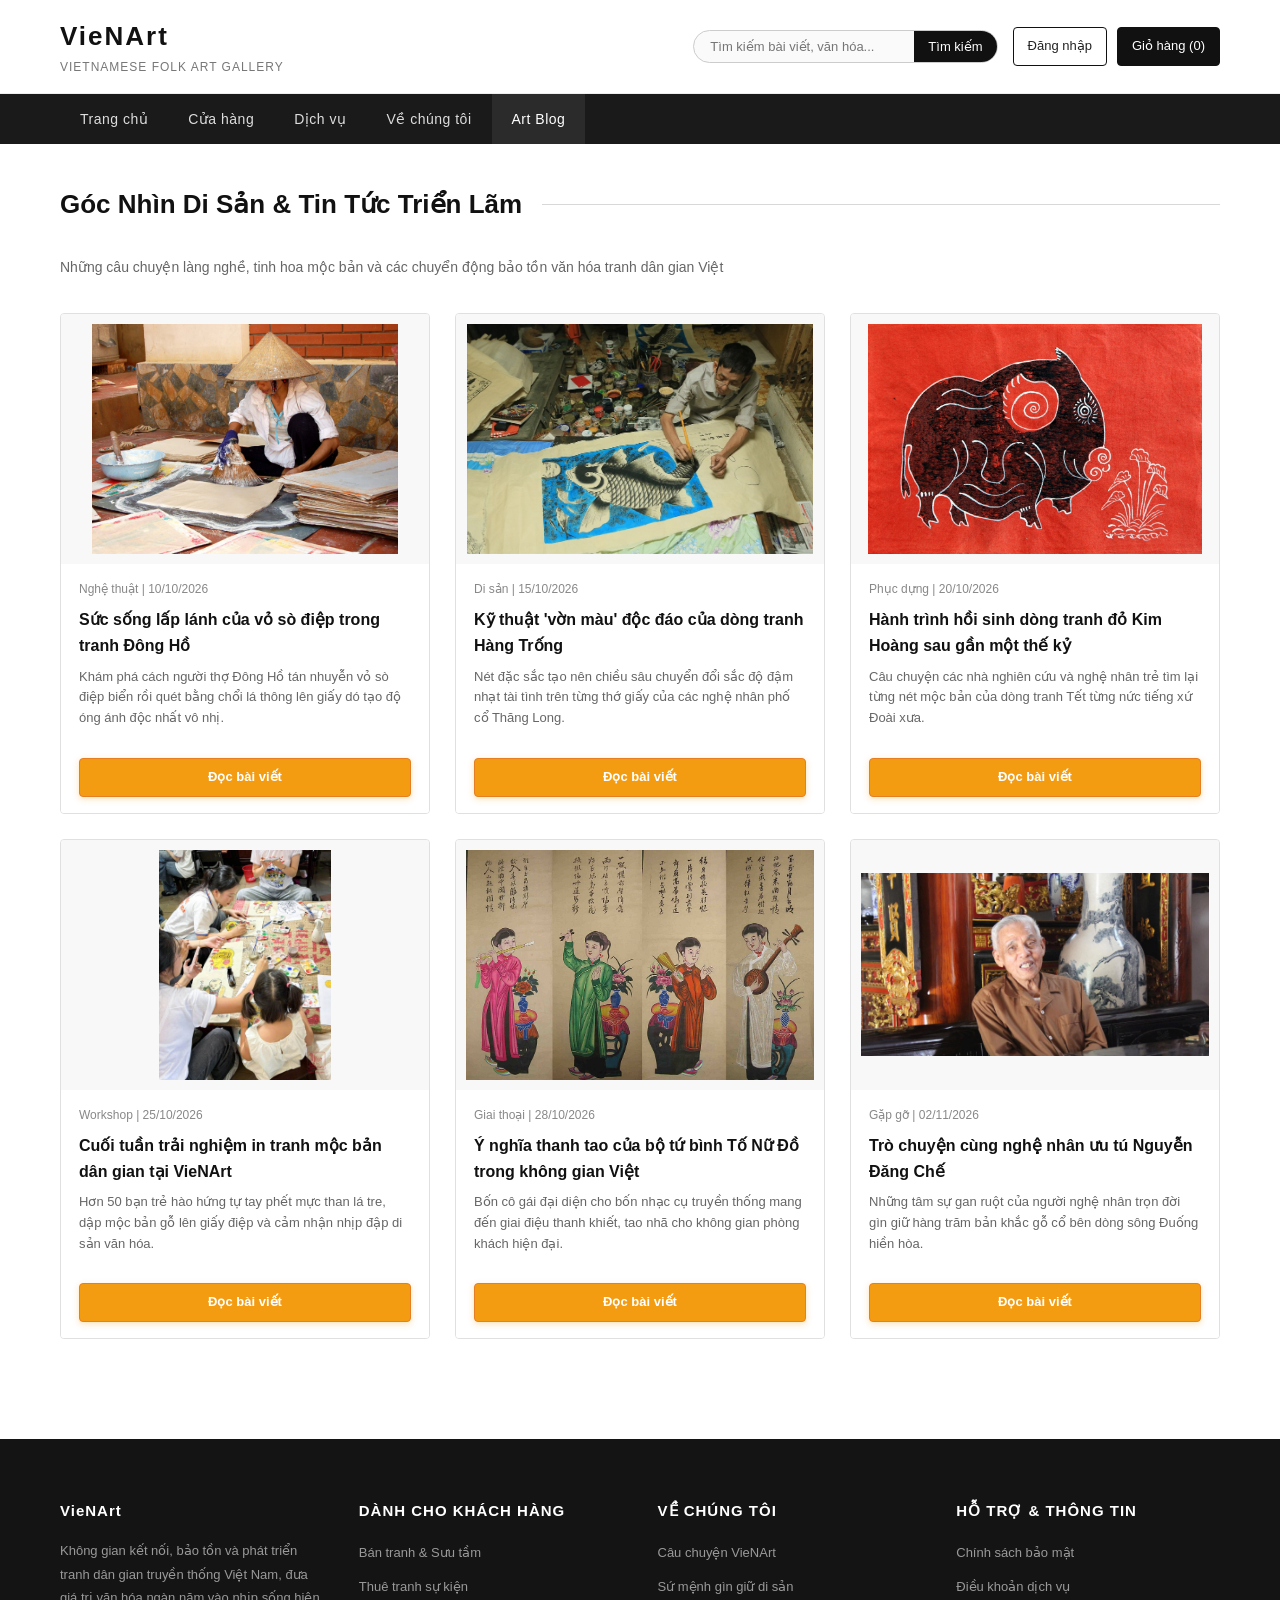
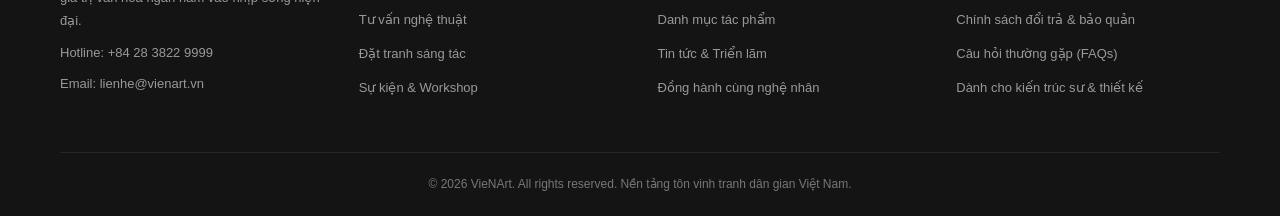
<file: webcon/tintuc.html>
<!DOCTYPE html>
<html lang="vi">
<head>
    <meta charset="UTF-8">
    <meta name="viewport" content="width=device-width, initial-scale=1.0">
    <title>Art Blog - Di Sản & Triển Lãm - VieNArt</title>
    <link rel="stylesheet" href="../css/1.css">
</head>
<body>

    <header class="DauTrang">
        <div class="KhungChung DauTrangHop">
            <div class="LogoThuongHieu">
                <h1>VieNArt</h1>
                <p>Vietnamese Folk Art Gallery</p>
            </div>

            <div class="KhuVucCongCu">
                <form class="HopTimKiem" action="shop.html" method="get" target="_blank">
                    <input type="text" placeholder="Tìm kiếm bài viết, văn hóa...">
                    <button type="submit">Tìm kiếm</button>
                </form>
                <div class="KhuVucNguoiDung">
                    <a href="dangnhap.html" class="LienKetNut" target="_blank">Đăng nhập</a>
                    <a href="giohang.html" class="LienKetNut LienKetGioHang" target="_blank">Giỏ hàng (0)</a>
                </div>
            </div>
        </div>
    </header>

    <nav class="ThanhDieuHuong">
        <div class="KhungChung">
            <ul class="DanhSachMenu">
                <li><a href="../index.html">Trang chủ</a></li>
                <li class="MucCon">
                    <a href="shop.html" target="_blank">Cửa hàng</a>
                    <ul class="MenuXo">
                        <li><a href="shop.html#DongHo" target="_blank">Tranh Đông Hồ</a></li>
                        <li><a href="shop.html#HangTrong" target="_blank">Tranh Hàng Trống</a></li>
                        <li><a href="shop.html#KimHoang" target="_blank">Tranh Kim Hoàng</a></li>
                        <li><a href="shop.html#BoSuuTap" target="_blank">Bộ sưu tập Tết</a></li>
                    </ul>
                </li>
                <li class="MucCon">
                    <a href="dichvu.html" target="_blank">Dịch vụ</a>
                    <ul class="MenuXo">
                        <li><a href="dichvu.html#BanTranh" target="_blank">Bán tranh truyền thống</a></li>
                        <li><a href="dichvu.html#ThueTranh" target="_blank">Thuê tranh sự kiện</a></li>
                        <li><a href="dichvu.html#TuVan" target="_blank">Tư vấn phong thủy</a></li>
                        <li><a href="dichvu.html#Commission" target="_blank">Đặt vẽ theo yêu cầu</a></li>
                        <li><a href="dichvu.html#SuKien" target="_blank">Workshop in khắc gỗ</a></li>
                    </ul>
                </li>
                <li class="MucCon">
                    <a href="gioithieu.html" target="_blank">Về chúng tôi</a>
                    <ul class="MenuXo">
                        <li><a href="gioithieu.html#LaGi" target="_blank">Là gì?</a></li>
                        <li><a href="gioithieu.html#ViSao" target="_blank">Vì sao?</a></li>
                        <li><a href="gioithieu.html#NhuTheNao" target="_blank">Như thế nào?</a></li>
                        <li><a href="dichvu.html" target="_blank">Các dịch vụ của VieNArt</a></li>
                    </ul>
                </li>
                <li><a href="tintuc.html" class="HienTai">Art Blog</a></li>
            </ul>
        </div>
    </nav>

    <main class="KhungChinh">
        <section class="KhungChung KhoiTrangTinTuc">
            <div class="TieuDeVachKe">
                <h2 class="TieuDeChu">Góc Nhìn Di Sản & Tin Tức Triển Lãm</h2>
                <div class="DuongKeNgang"></div>
            </div>
            <p class="DongMoTaChung">Những câu chuyện làng nghề, tinh hoa mộc bản và các chuyển động bảo tồn văn hóa tranh dân gian Việt</p>

            <div class="LuoiBoSuuTap LuoiBaiViet">
                <div class="TheTranh">
                    <div class="KhungAnhTranh"><img src="../images/giay.jpg" alt="Màu điệp Đông Hồ"></div>
                    <div class="ThongTinSuuTap ThongTinBaiViet">
                        <p class="NgayThangBaiViet">Nghệ thuật | 10/10/2026</p>
                        <h3 class="TenTranh">Sức sống lấp lánh của vỏ sò điệp trong tranh Đông Hồ</h3>
                        <p class="MoTaDichVu">Khám phá cách người thợ Đông Hồ tán nhuyễn vỏ sò điệp biển rồi quét bằng chổi lá thông lên giấy dó tạo độ óng ánh độc nhất vô nhị.</p>
                        <a href="dangnhap.html" class="NutAnDeXem NutDocBaiViet" target="_blank">Đọc bài viết</a>
                    </div>
                </div>

                <div class="TheTranh">
                    <div class="KhungAnhTranh"><img src="../images/lnvn.jpg" alt="Tranh Hàng Trống"></div>
                    <div class="ThongTinSuuTap ThongTinBaiViet">
                        <p class="NgayThangBaiViet">Di sản | 15/10/2026</p>
                        <h3 class="TenTranh">Kỹ thuật 'vờn màu' độc đáo của dòng tranh Hàng Trống</h3>
                        <p class="MoTaDichVu">Nét đặc sắc tạo nên chiều sâu chuyển đổi sắc độ đậm nhạt tài tình trên từng thớ giấy của các nghệ nhân phố cổ Thăng Long.</p>
                        <a href="dangnhap.html" class="NutAnDeXem NutDocBaiViet" target="_blank">Đọc bài viết</a>
                    </div>
                </div>

                <div class="TheTranh">
                    <div class="KhungAnhTranh"><img src="../images/a7.jpg" alt="Phục dựng tranh Kim Hoàng"></div>
                    <div class="ThongTinSuuTap ThongTinBaiViet">
                        <p class="NgayThangBaiViet">Phục dựng | 20/10/2026</p>
                        <h3 class="TenTranh">Hành trình hồi sinh dòng tranh đỏ Kim Hoàng sau gần một thế kỷ</h3>
                        <p class="MoTaDichVu">Câu chuyện các nhà nghiên cứu và nghệ nhân trẻ tìm lại từng nét mộc bản của dòng tranh Tết từng nức tiếng xứ Đoài xưa.</p>
                        <a href="dangnhap.html" class="NutAnDeXem NutDocBaiViet" target="_blank">Đọc bài viết</a>
                    </div>
                </div>

                <div class="TheTranh">
                    <div class="KhungAnhTranh"><img src="../images/ct.jpg" alt="Workshop in tranh"></div>
                    <div class="ThongTinSuuTap ThongTinBaiViet">
                        <p class="NgayThangBaiViet">Workshop | 25/10/2026</p>
                        <h3 class="TenTranh">Cuối tuần trải nghiệm in tranh mộc bản dân gian tại VieNArt</h3>
                        <p class="MoTaDichVu">Hơn 50 bạn trẻ hào hứng tự tay phết mực than lá tre, dập mộc bản gỗ lên giấy điệp và cảm nhận nhịp đập di sản văn hóa.</p>
                        <a href="dangnhap.html" class="NutAnDeXem NutDocBaiViet" target="_blank">Đọc bài viết</a>
                    </div>
                </div>

                <div class="TheTranh">
                    <div class="KhungAnhTranh"><img src="../images/h5.jpg" alt="Ý nghĩa tranh Tố Nữ"></div>
                    <div class="ThongTinSuuTap ThongTinBaiViet">
                        <p class="NgayThangBaiViet">Giai thoại | 28/10/2026</p>
                        <h3 class="TenTranh">Ý nghĩa thanh tao của bộ tứ bình Tố Nữ Đồ trong không gian Việt</h3>
                        <p class="MoTaDichVu">Bốn cô gái đại diện cho bốn nhạc cụ truyền thống mang đến giai điệu thanh khiết, tao nhã cho không gian phòng khách hiện đại.</p>
                        <a href="dangnhap.html" class="NutAnDeXem NutDocBaiViet" target="_blank">Đọc bài viết</a>
                    </div>
                </div>

                <div class="TheTranh">
                    <div class="KhungAnhTranh"><img src="../images/tt.jpg" alt="Phỏng vấn nghệ nhân"></div>
                    <div class="ThongTinSuuTap ThongTinBaiViet">
                        <p class="NgayThangBaiViet">Gặp gỡ | 02/11/2026</p>
                        <h3 class="TenTranh">Trò chuyện cùng nghệ nhân ưu tú Nguyễn Đăng Chế</h3>
                        <p class="MoTaDichVu">Những tâm sự gan ruột của người nghệ nhân trọn đời gìn giữ hàng trăm bản khắc gỗ cổ bên dòng sông Đuống hiền hòa.</p>
                        <a href="dangnhap.html" class="NutAnDeXem NutDocBaiViet" target="_blank">Đọc bài viết</a>
                    </div>
                </div>
            </div>
        </section>
    </main>

    <footer class="ChanTrang">
        <div class="KhungChung">
            <div class="LuoiChanTrang">
                <div class="CotChanTrang">
                    <h3 class="TieuDeChanTrang">VieNArt</h3>
                    <p class="DongThongTin">Không gian kết nối, bảo tồn và phát triển tranh dân gian truyền thống Việt Nam, đưa giá trị văn hóa ngàn năm vào nhịp sống hiện đại.</p>
                    <p class="DongThongTin">Hotline: +84 28 3822 9999</p>
                    <p class="DongThongTin">Email: lienhe@vienart.vn</p>
                </div>
                <div class="CotChanTrang">
                    <h3 class="TieuDeChanTrang">DÀNH CHO KHÁCH HÀNG</h3>
                    <ul class="DanhSachLienKet">
                        <li><a href="dichvu.html#BanTranh" target="_blank">Bán tranh & Sưu tầm</a></li>
                        <li><a href="dichvu.html#ThueTranh" target="_blank">Thuê tranh sự kiện</a></li>
                        <li><a href="dichvu.html#TuVan" target="_blank">Tư vấn nghệ thuật</a></li>
                        <li><a href="dichvu.html#Commission" target="_blank">Đặt tranh sáng tác</a></li>
                        <li><a href="dichvu.html#SuKien" target="_blank">Sự kiện & Workshop</a></li>
                    </ul>
                </div>
                <div class="CotChanTrang">
                    <h3 class="TieuDeChanTrang">VỀ CHÚNG TÔI</h3>
                    <ul class="DanhSachLienKet">
                        <li><a href="gioithieu.html#LaGi" target="_blank">Câu chuyện VieNArt</a></li>
                        <li><a href="gioithieu.html#ViSao" target="_blank">Sứ mệnh gìn giữ di sản</a></li>
                        <li><a href="shop.html" target="_blank">Danh mục tác phẩm</a></li>
                        <li><a href="tintuc.html">Tin tức & Triển lãm</a></li>
                        <li><a href="gioithieu.html" target="_blank">Đồng hành cùng nghệ nhân</a></li>
                    </ul>
                </div>
                <div class="CotChanTrang">
                    <h3 class="TieuDeChanTrang">HỖ TRỢ & THÔNG TIN</h3>
                    <ul class="DanhSachLienKet">
                        <li><a href="gioithieu.html" target="_blank">Chính sách bảo mật</a></li>
                        <li><a href="gioithieu.html" target="_blank">Điều khoản dịch vụ</a></li>
                        <li><a href="gioithieu.html" target="_blank">Chính sách đổi trả & bảo quản</a></li>
                        <li><a href="gioithieu.html" target="_blank">Câu hỏi thường gặp (FAQs)</a></li>
                        <li><a href="dichvu.html" target="_blank">Dành cho kiến trúc sư & thiết kế</a></li>
                    </ul>
                </div>
            </div>
            <div class="DongBanQuyen">
                <p>&copy; 2026 VieNArt. All rights reserved. Nền tảng tôn vinh tranh dân gian Việt Nam.</p>
            </div>
        </div>
    </footer>

    <script src="../js/1.js"></script>
</body>
</html>
</file>
<file: css/1.css>
* {
    margin: 0;
    padding: 0;
    box-sizing: border-box;
}

body {
    font-family: 'Segoe UI', Tahoma, Geneva, Verdana, sans-serif;
    color: #222222;
    background-color: #ffffff;
    line-height: 1.6;
}

a {
    color: inherit;
    text-decoration: none;
    transition: 0.3s ease;
}

img {
    max-width: 100%;
    display: block;
}

.KhungChung {
    max-width: 1200px;
    margin: 0 auto;
    padding: 0 20px;
}

.DauTrang {
    background-color: #ffffff;
    border-bottom: 1px solid #eeeeee;
    padding: 16px 0;
}

.DauTrangHop {
    display: flex;
    justify-content: space-between;
    align-items: center;
    gap: 20px;
}

.LogoThuongHieu h1 {
    font-size: 26px;
    letter-spacing: 2px;
    font-weight: 800;
    color: #111111;
}

.LogoThuongHieu p {
    font-size: 12px;
    color: #777777;
    letter-spacing: 1px;
    text-transform: uppercase;
}

.KhuVucCongCu {
    display: flex;
    align-items: center;
    gap: 15px;
}

.HopTimKiem {
    display: flex;
    border: 1px solid #cccccc;
    border-radius: 20px;
    overflow: hidden;
    background-color: #fafafa;
}

.HopTimKiem input {
    border: none;
    outline: none;
    padding: 8px 16px;
    font-size: 13px;
    width: 220px;
    background: transparent;
}

.HopTimKiem button {
    border: none;
    background-color: #111111;
    color: #ffffff;
    padding: 8px 14px;
    font-size: 13px;
    cursor: pointer;
    transition: 0.3s;
}

.HopTimKiem button:hover {
    background-color: #444444;
}

.KhuVucNguoiDung {
    display: flex;
    align-items: center;
    gap: 10px;
}

.LienKetNut {
    font-size: 13px;
    padding: 8px 14px;
    border: 1px solid #111111;
    border-radius: 4px;
    font-weight: 500;
}

.LienKetNut:hover {
    background-color: #111111;
    color: #ffffff;
}

.LienKetGioHang {
    background-color: #111111;
    color: #ffffff;
}

.LienKetGioHang:hover {
    background-color: #333333;
}

.ThanhDieuHuong {
    background-color: #1a1a1a;
    position: sticky;
    top: 0;
    z-index: 100;
}

.DanhSachMenu {
    display: flex;
    list-style: none;
    align-items: center;
}

.DanhSachMenu > li > a {
    display: block;
    color: #dddddd;
    font-size: 14px;
    padding: 14px 20px;
    font-weight: 500;
    letter-spacing: 0.5px;
}

.DanhSachMenu > li > a:hover,
.DanhSachMenu > li > a.HienTai {
    color: #ffffff;
    background-color: #2b2b2b;
}

.MucCon {
    position: relative;
}

.MenuXo {
    position: absolute;
    top: 100%;
    left: 0;
    background-color: #ffffff;
    box-shadow: 0 6px 18px rgba(0, 0, 0, 0.15);
    list-style: none;
    min-width: 210px;
    display: none;
    border-top: 3px solid #111111;
    z-index: 200;
}

.MenuXo li {
    list-style: none;
}

.MenuXo li a {
    display: block;
    padding: 10px 16px;
    color: #333333;
    font-size: 13px;
    border-bottom: 1px solid #f2f2f2;
}

.MenuXo li a:hover {
    background-color: #f8f8f8;
    color: #000000;
    padding-left: 20px;
}

.MucCon:hover .MenuXo {
    display: block;
}

.KhungChinh {
    padding-bottom: 60px;
}

.PhanBanner {
    background-color: #fef7db;
    padding: 60px 0;
    border-bottom: 1px solid #f0e6c5;
}

.BannerHop {
    display: flex;
    align-items: center;
    justify-content: space-between;
    gap: 40px;
}

.KhungChuBanner {
    flex: 1.1;
}

.ChuNhoBanner {
    font-size: 22px;
    font-weight: 600;
    color: #222222;
    margin-bottom: 4px;
}

.ChuDamDongAu {
    font-size: 54px;
    font-weight: 900;
    letter-spacing: 2px;
    color: #111111;
    margin-bottom: 16px;
    line-height: 1.1;
}

.MoTaBanner {
    font-size: 16px;
    color: #555555;
    margin-bottom: 28px;
    max-width: 480px;
    line-height: 1.6;
}

.NutKhamPhaNgay {
    display: inline-block;
    background-color: #fecb2e;
    color: #111111;
    padding: 12px 30px;
    font-size: 14px;
    font-weight: 700;
    border-radius: 30px;
    box-shadow: 0 4px 12px rgba(254, 203, 46, 0.4);
    letter-spacing: 0.5px;
}

.NutKhamPhaNgay:hover {
    background-color: #eab71b;
    transform: translateY(-2px);
}

.KhungAnhBanner {
    flex: 1;
    overflow: hidden;
    border-radius: 8px;
}

.KhungAnhBanner img {
    width: 100%;
    height: auto;
}

.TieuDeVachKe {
    display: flex;
    align-items: center;
    gap: 20px;
    margin-bottom: 30px;
}

.TieuDeChu {
    font-size: 26px;
    font-weight: 700;
    color: #111111;
    white-space: nowrap;
}

.DuongKeNgang {
    flex: 1;
    height: 1px;
    background-color: #d8d8d8;
}

.PhanDichVu {
    padding: 60px 0 30px 0;
}

.KhuVucTrinhChieu {
    display: flex;
    align-items: center;
    gap: 15px;
    position: relative;
}

.NutChuyenSlide {
    background-color: #c4c4c4;
    color: #ffffff;
    width: 28px;
    height: 60px;
    border: none;
    border-radius: 3px;
    font-size: 22px;
    cursor: pointer;
    display: flex;
    align-items: center;
    justify-content: center;
    transition: 0.3s;
}

.NutChuyenSlide:hover {
    background-color: #888888;
}

.LuoiDichVu {
    display: grid;
    grid-template-columns: repeat(3, 1fr);
    gap: 20px;
    flex: 1;
}

.TheDichVu {
    background-color: #ffffff;
    border: 1px solid #e0e0e0;
    border-radius: 4px;
    padding: 16px;
    display: flex;
    flex-direction: column;
    transition: 0.3s;
}

.TheDichVu:hover,
.TheTranh:hover {
    transform: translateY(-4px);
    box-shadow: 0 8px 20px rgba(0, 0, 0, 0.08);
}

.KhungAnhDichVu {
    height: 180px;
    overflow: hidden;
    border-radius: 2px;
    margin-bottom: 14px;
}

.KhungAnhDichVu img {
    width: 100%;
    height: 100%;
    object-fit: cover;
    transition: 0.4s;
}

.TheDichVu:hover .KhungAnhDichVu img {
    transform: scale(1.05);
}

.TieuDeDichVu {
    font-size: 17px;
    font-weight: 700;
    color: #111111;
    margin-bottom: 8px;
}

.MoTaDichVu {
    font-size: 13px;
    color: #666666;
    line-height: 1.6;
    margin-bottom: 16px;
    flex-grow: 1;
}

.NutMua {
    display: inline-block;
    text-align: center;
    background-color: #111111;
    color: #ffffff;
    padding: 9px;
    font-size: 13px;
    border-radius: 4px;
    font-weight: 500;
}

.NutMua:hover {
    background-color: #333333;
}

.PhanBoSuuTap {
    padding: 40px 0 60px 0;
}

.LuoiBoSuuTap {
    display: grid;
    grid-template-columns: repeat(3, 1fr);
    gap: 25px;
}

.TheTranh {
    border: 1px solid #e0e0e0;
    border-radius: 4px;
    overflow: hidden;
    background-color: #ffffff;
    transition: 0.3s;
}

.KhungAnhTranh {
    height: 250px;
    background-color: #f8f8f8;
    display: flex;
    align-items: center;
    justify-content: center;
    overflow: hidden;
    padding: 10px;
}

.KhungAnhTranh img {
    max-width: 100%;
    max-height: 100%;
    width: auto;
    height: auto;
    object-fit: contain;
}

.ThongTinSuuTap {
    padding: 16px 18px;
    display: flex;
    justify-content: space-between;
    align-items: center;
    background-color: #ffffff;
}

.TenTranh {
    font-size: 16px;
    font-weight: 700;
    color: #111111;
}

.NutAnDeXem {
    display: inline-block;
    background-color: #f39c12;
    color: #ffffff;
    padding: 8px 16px;
    font-size: 13px;
    font-weight: 600;
    border-radius: 4px;
    border: 1px solid #e67e22;
    box-shadow: 0 2px 6px rgba(243, 156, 18, 0.3);
}

.NutAnDeXem:hover {
    background-color: #d35400;
    border-color: #d35400;
    color: #ffffff;
}

.ChanTrang {
    background-color: #141414;
    color: #cccccc;
    padding-top: 60px;
}

.LuoiChanTrang {
    display: grid;
    grid-template-columns: repeat(auto-fit, minmax(230px, 1fr));
    gap: 35px;
    padding-bottom: 45px;
}

.TieuDeChanTrang {
    color: #ffffff;
    font-size: 15px;
    letter-spacing: 1px;
    margin-bottom: 16px;
    font-weight: 600;
}

.DongThongTin {
    font-size: 13px;
    color: #999999;
    line-height: 1.8;
    margin-bottom: 8px;
}

.DanhSachLienKet {
    list-style: none;
}

.DanhSachLienKet li {
    margin-bottom: 8px;
    list-style: none;
}

.DanhSachLienKet a {
    font-size: 13px;
    color: #999999;
}

.DanhSachLienKet a:hover {
    color: #ffffff;
    padding-left: 4px;
}

.DongBanQuyen {
    border-top: 1px solid #262626;
    padding: 22px 0;
    text-align: center;
}

.DongBanQuyen p {
    font-size: 12px;
    color: #777777;
}

.PhanGioHang,
.KhoiTrangShop,
.KhoiTrangTinTuc {
    padding-top: 40px;
}

.MoTaPhan,
.DongMoTaChung {
    color: #666666;
    margin-bottom: 35px;
    font-size: 14px;
}

.KhungBoCucGioHang {
    display: flex;
    gap: 30px;
    flex-wrap: wrap;
}

.CotDanhSachTranh {
    flex: 2;
    min-width: 320px;
}

.BangGioHang {
    width: 100%;
    border-collapse: collapse;
}

.BangGioHang th {
    padding: 12px 0;
    border-bottom: 2px solid #111111;
    text-align: left;
}

.BangGioHang td {
    padding: 16px 0;
    border-bottom: 1px solid #eeeeee;
}

.CanPhai {
    text-align: right;
}

.OThongTinTranh {
    display: flex;
    align-items: center;
    gap: 16px;
}

.AnhTranhNho {
    width: 75px;
    height: 75px;
    object-fit: cover;
    border-radius: 4px;
}

.ChiTietTranhGio h4 {
    font-size: 16px;
    margin-bottom: 4px;
    color: #111111;
}

.DongDongTranh {
    font-size: 13px;
    color: #777777;
}

.DongChatLieu,
.ChatLieuTranh {
    font-size: 12px;
    color: #999999;
}

.SoLuongTranh {
    font-weight: 600;
}

.DonGiaTranh {
    font-weight: 700;
    color: #111111;
}

.LienKetKhamPhaThem {
    margin-top: 25px;
}

.LienKetKhamPhaThem a {
    font-size: 13px;
    font-weight: 600;
    text-decoration: underline;
}

.CotTomTatDonHang {
    flex: 1;
    min-width: 280px;
    background-color: #fafafa;
    border: 1px solid #e0e0e0;
    border-radius: 6px;
    padding: 25px;
    height: fit-content;
}

.TieuDeTomTat {
    font-size: 18px;
    margin-bottom: 18px;
    border-bottom: 1px solid #eeeeee;
    padding-bottom: 10px;
}

.DongTomTat {
    display: flex;
    justify-content: space-between;
    margin-bottom: 12px;
    font-size: 14px;
}

.GiaTriDam {
    font-weight: 600;
}

.MienPhiVanChuyen {
    color: #27ae60;
    font-weight: 600;
}

.DongTongCong {
    margin-top: 18px;
    padding-top: 15px;
    border-top: 2px solid #111111;
    font-size: 16px;
    font-weight: 700;
}

.BieuMauThanhToan {
    margin-top: 25px;
}

.NutThanhToan {
    width: 100%;
    padding: 12px;
    font-size: 14px;
    text-align: center;
    cursor: pointer;
    border: none;
}

.PhanKhuDongTranh {
    margin-bottom: 50px;
}

.TenDongTranh {
    font-size: 20px;
    font-weight: 700;
    color: #111111;
}

.ThongTinTranhShop,
.ThongTinBaiViet {
    flex-direction: column;
    align-items: flex-start;
    gap: 8px;
}

.TenNgheNhan {
    font-size: 13px;
    color: #777777;
    font-style: italic;
}

.GiaTienTranh {
    font-size: 15px;
    font-weight: 700;
    color: #111111;
}

.NutXemTrangShop,
.NutDocBaiViet {
    width: 100%;
    text-align: center;
    margin-top: 5px;
}

.TheDichVuHang {
    margin-bottom: 30px;
    display: flex;
    flex-direction: row;
    gap: 30px;
    align-items: center;
    padding: 25px;
}

.TheDichVuDaoChieu {
    flex-direction: row-reverse;
}

.KhungAnhDichVuLon {
    width: 320px;
    height: 210px;
    margin-bottom: 0;
    flex-shrink: 0;
}

.NoiDungDichVuHang {
    flex: 1;
}

.TieuDeDichVuLon,
.TieuDeGioiThieu,
.TieuDeHopKhamPha {
    font-size: 20px;
}

.NutDichVuHanhDong {
    margin-top: 10px;
    display: inline-block;
}

.KhoiGioiThieu {
    margin-bottom: 25px;
    padding: 25px;
}

.KhoiGioiThieuCuoi {
    margin-bottom: 35px;
    padding: 25px;
}

.TieuDeGioiThieu {
    color: #111111;
}

.MoTaGioiThieu {
    font-size: 14px;
}

.MoTaKhongKhoangCach {
    margin-bottom: 0;
}

.DanhSachGiaTri {
    margin-left: 20px;
    color: #555555;
    font-size: 14px;
    line-height: 1.8;
}

.HopKhamPhaDichVu {
    background-color: #fef7db;
    border: 1px solid #f0e6c5;
    padding: 30px;
    border-radius: 6px;
    text-align: center;
}

.TieuDeHopKhamPha {
    color: #111111;
    margin-bottom: 10px;
}

.MoTaHopKhamPha {
    font-size: 14px;
    color: #555555;
    margin-bottom: 20px;
}

.LuoiBaiViet {
    margin-bottom: 40px;
}

.NgayThangBaiViet {
    font-size: 12px;
    color: #888888;
}
</file>
